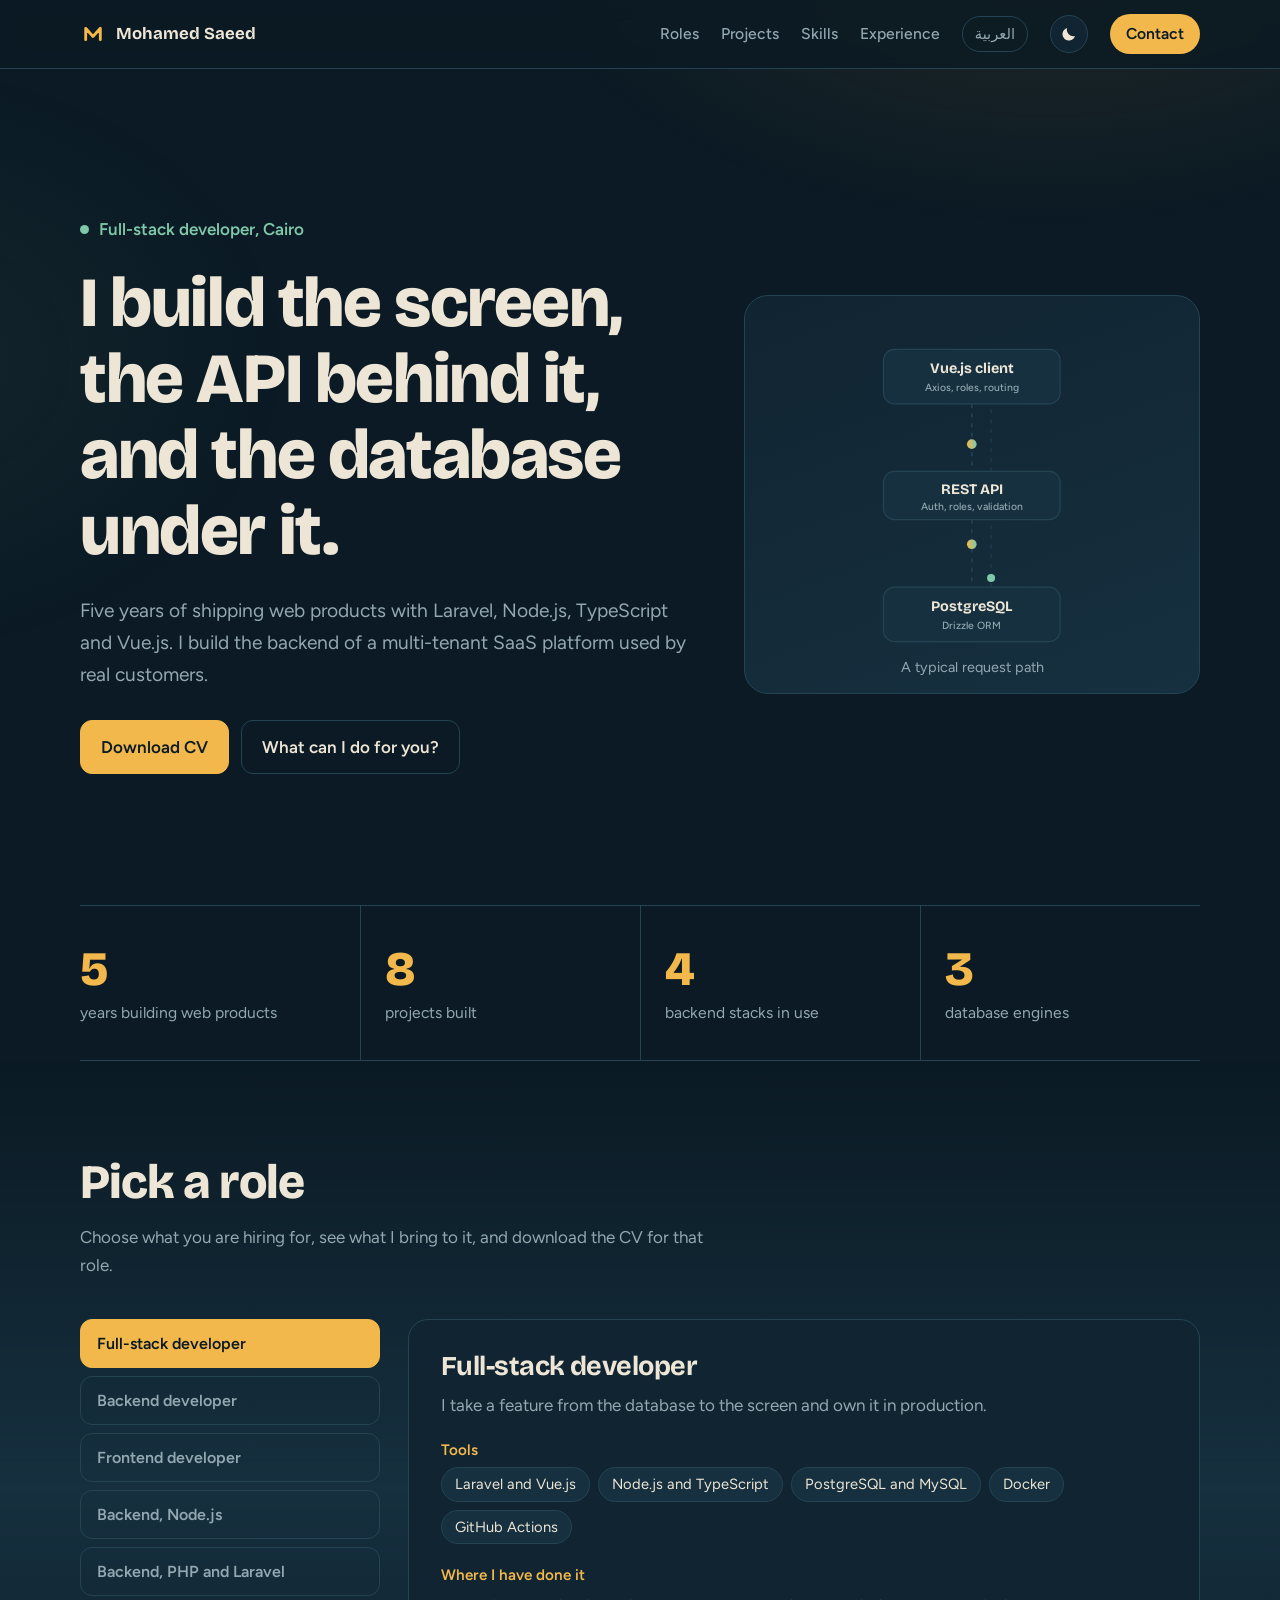
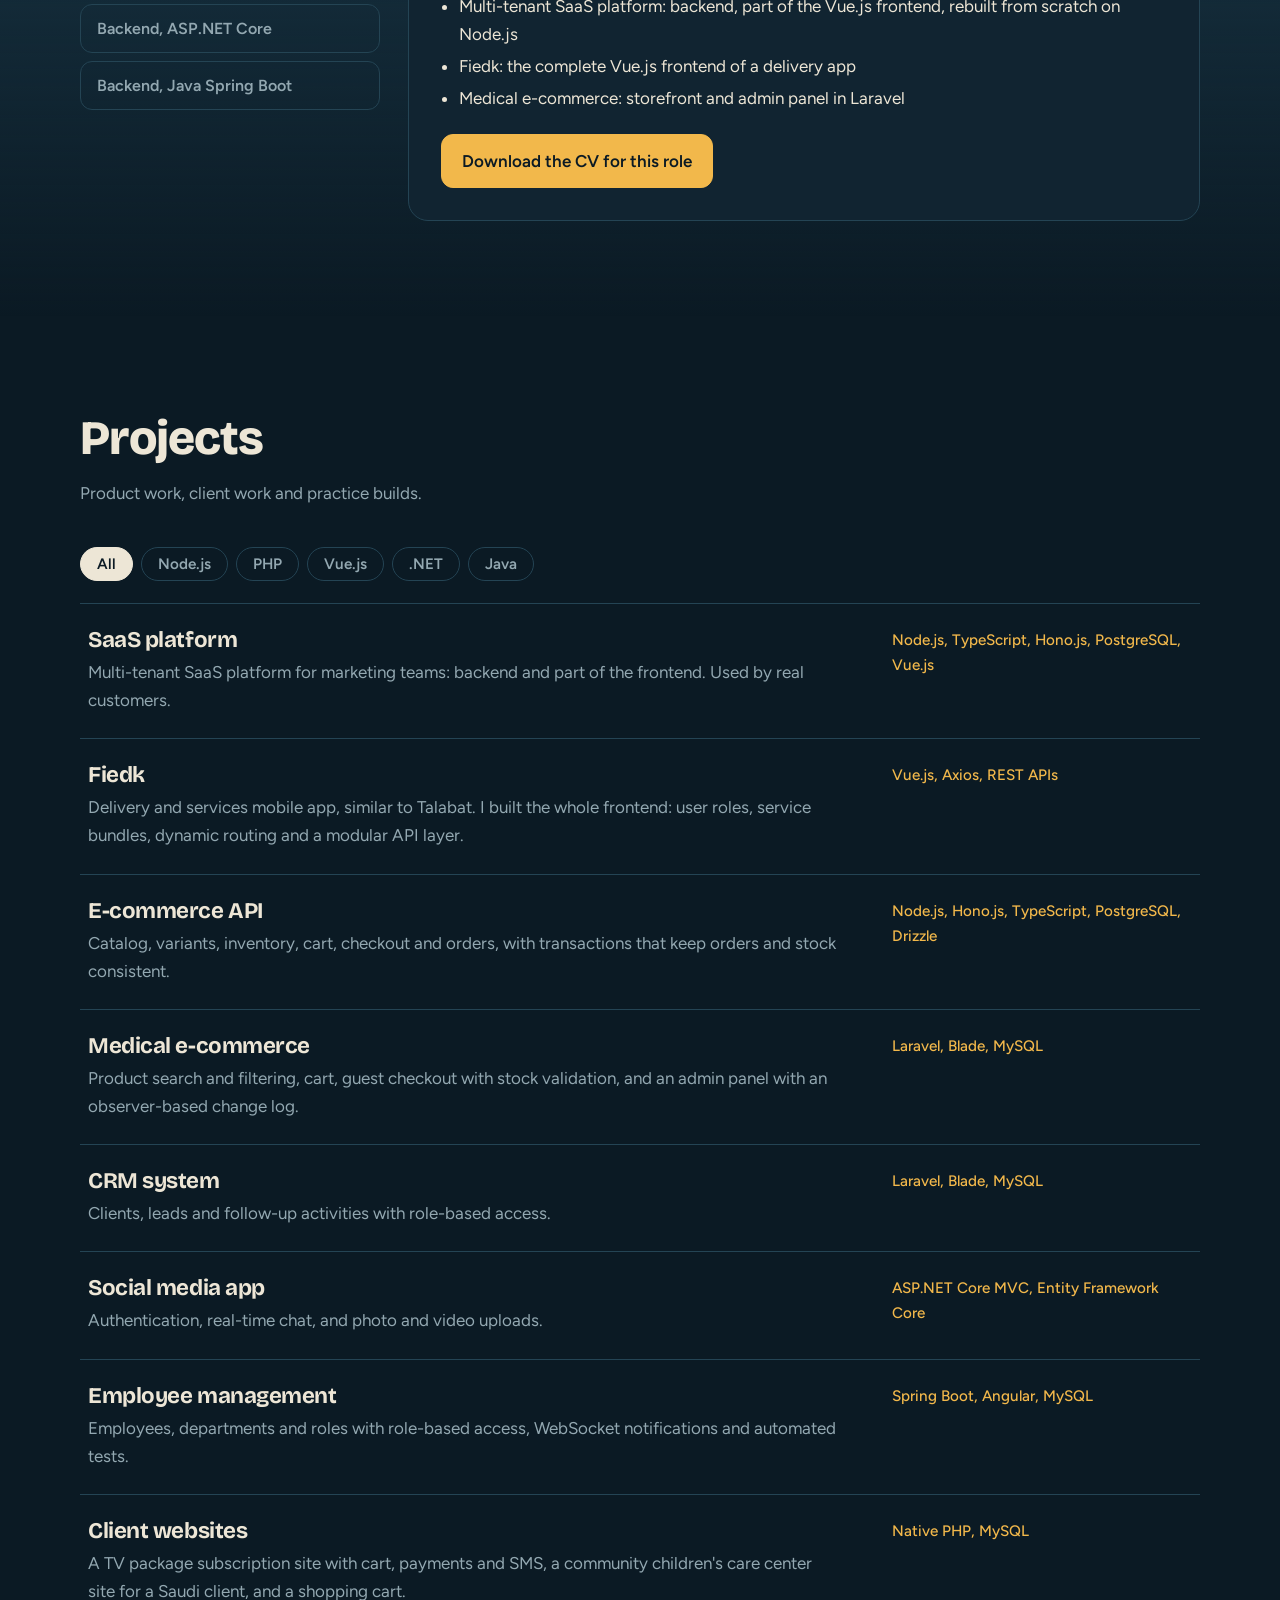
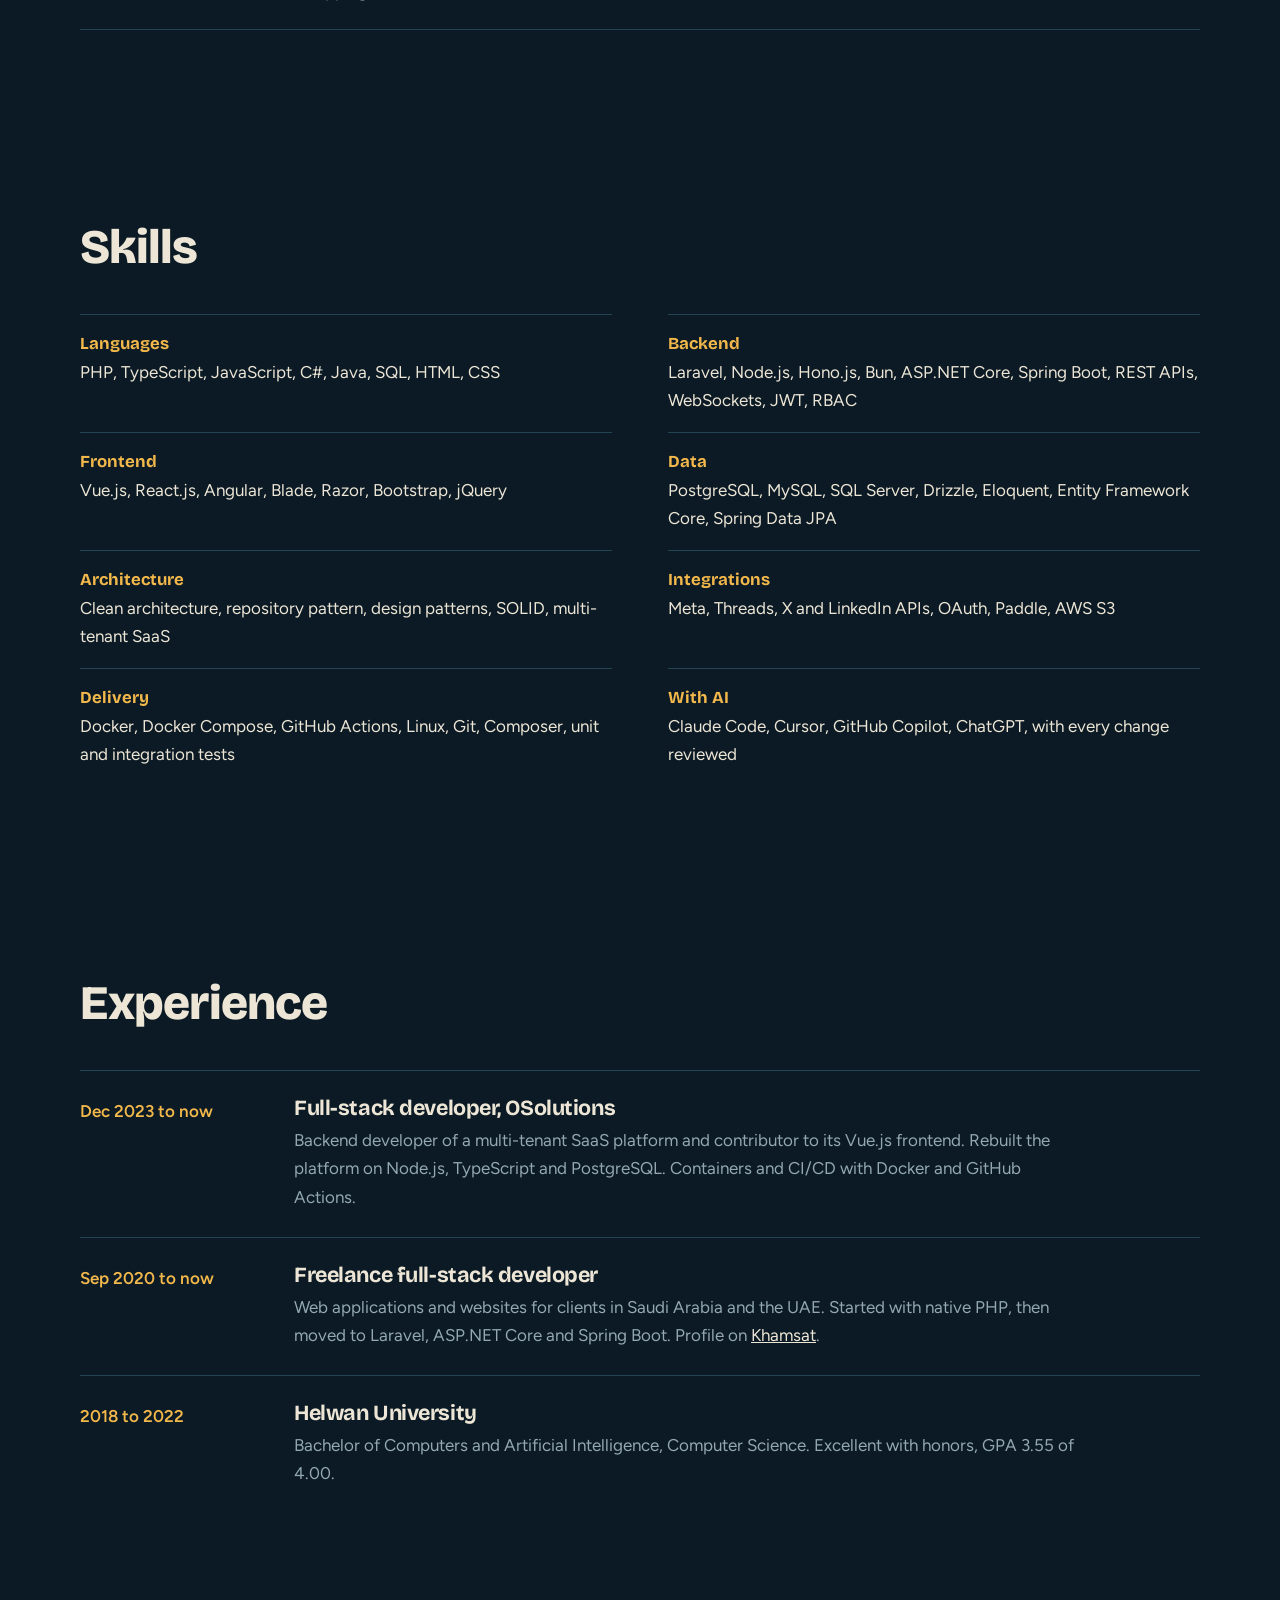
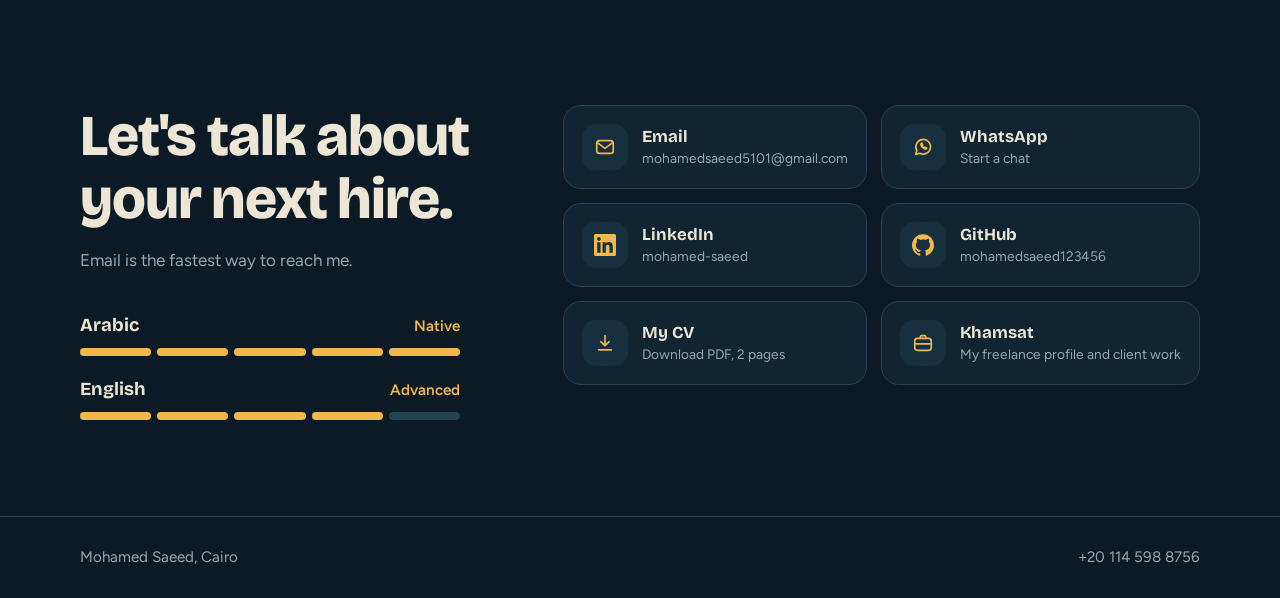
<file: index.html>
<!DOCTYPE html>
<html lang="en" dir="ltr">
<head>
  <meta charset="utf-8">
  <meta name="viewport" content="width=device-width, initial-scale=1">
  <title>Mohamed Saeed | Full-Stack Developer</title>
  <meta name="description" content="Mohamed Saeed is a full-stack developer in Cairo building SaaS platforms and APIs with Laravel, Node.js, TypeScript, Vue.js, ASP.NET Core and Spring Boot.">
  <meta name="theme-color" content="#0B1A24">
  <link rel="canonical" href="https://mohamedsaeed123456.github.io/">
  <link rel="alternate" hreflang="en" href="https://mohamedsaeed123456.github.io/">
  <link rel="alternate" hreflang="ar" href="https://mohamedsaeed123456.github.io/ar/">
  <link rel="alternate" hreflang="x-default" href="https://mohamedsaeed123456.github.io/">
  <meta property="og:title" content="Mohamed Saeed | Full-Stack Developer">
  <meta property="og:description" content="Full-stack developer building SaaS platforms and APIs.">
  <meta property="og:type" content="website">
  <meta property="og:url" content="https://mohamedsaeed123456.github.io/">
  <meta property="og:locale" content="en_US">
  <meta property="og:image" content="https://mohamedsaeed123456.github.io/assets/og-image.png">
  <meta property="og:image:width" content="1200">
  <meta property="og:image:height" content="630">
  <meta property="og:image:alt" content="Mohamed Saeed, Full-Stack Developer">
  <meta name="twitter:card" content="summary_large_image">
  <script>
    (function(){try{var t=localStorage.getItem('theme');if(t!=='light'&&t!=='dark'){t='dark'}document.documentElement.setAttribute('data-theme',t)}catch(e){document.documentElement.setAttribute('data-theme','dark')}})();
  </script>
  <link rel="icon" href="assets/favicon.svg" type="image/svg+xml">
  <link rel="preconnect" href="https://fonts.googleapis.com">
  <link rel="preconnect" href="https://fonts.gstatic.com" crossorigin>
  <link href="https://fonts.googleapis.com/css2?family=Bricolage+Grotesque:opsz,wght@12..96,500;12..96,700;12..96,800&amp;family=Figtree:wght@400;500;600&amp;display=swap" rel="stylesheet">
  <link rel="stylesheet" href="assets/site.css">
</head>
<body>
  <a class="skip" href="#main">Skip to content</a>
  <header class="bar">
    <a class="brand" href="#top" aria-label="Mohamed Saeed, home">
      <svg viewBox="0 0 64 64" width="26" height="26" aria-hidden="true"><path d="M14 46V18l18 20 18-20v28" fill="none" stroke="currentColor" stroke-width="7" stroke-linecap="round" stroke-linejoin="round"/></svg>
      <span>Mohamed Saeed</span>
    </a>
    <nav aria-label="Main">
      <a href="#roles">Roles</a>
      <a href="#projects">Projects</a>
      <a href="#skills">Skills</a>
      <a href="#experience">Experience</a>
      <a class="lang-switch" href="ar/" hreflang="ar" lang="ar" title="Read this page in Arabic">العربية</a>
      <button class="theme" id="theme" type="button" aria-label="Switch to light theme" title="Switch theme" data-label-light="Switch to light theme" data-label-dark="Switch to dark theme">
        <svg class="i-moon" viewBox="0 0 24 24" width="18" height="18" aria-hidden="true"><path d="M20 14.5A8.5 8.5 0 0 1 9.5 4 8.5 8.5 0 1 0 20 14.5z" fill="currentColor"/></svg>
        <svg class="i-sun" viewBox="0 0 24 24" width="18" height="18" aria-hidden="true"><circle cx="12" cy="12" r="4.2" fill="currentColor"/><g stroke="currentColor" stroke-width="2" stroke-linecap="round"><path d="M12 2.5v2.4M12 19.1v2.4M2.5 12h2.4M19.1 12h2.4M5.3 5.3l1.7 1.7M17 17l1.7 1.7M18.7 5.3L17 7M7 17l-1.7 1.7"/></g></svg>
      </button>
      <a class="pill" href="#contact">Contact</a>
    </nav>
  </header>
  <main id="main">
    <section class="hero" id="top">
      <div class="hero-copy">
        <p class="where">Full-stack developer, Cairo</p>
        <h1>I build the screen,<br>the API behind it,<br>and the database under it.</h1>
        <p class="lead">Five years of shipping web products with Laravel, Node.js, TypeScript and Vue.js. I build the backend of a multi-tenant SaaS platform used by real customers.</p>
        <div class="actions">
          <a class="btn primary" href="Mohamed_Saeed.pdf" download>Download CV</a>
          <a class="btn ghost" href="#roles">What can I do for you?</a>
        </div>
      </div>

      <figure class="flow" aria-label="Diagram: a Vue.js client sends a request to a REST API, which queries PostgreSQL">
        <svg viewBox="0 0 520 420" aria-hidden="true" dir="ltr">
          <defs>
            <linearGradient id="g" x1="0" x2="1"><stop offset="0" stop-color="#F2B84B"/><stop offset="1" stop-color="#7FC8A9"/></linearGradient>
          </defs>
          <path id="p1" class="wire" d="M260 112 V196"/>
          <path id="p2" class="wire" d="M260 256 V340"/>
          <path id="p1b" class="wire wire-back" d="M284 196 V112"/>
          <path id="p2b" class="wire wire-back" d="M284 340 V256"/>

          <g class="node n1"><rect x="150" y="44" width="220" height="68" rx="14"/><text x="260" y="74" text-anchor="middle" class="t1">Vue.js client</text><text x="260" y="96" text-anchor="middle" class="t2">Axios, roles, routing</text></g>
          <g class="node n2"><rect x="150" y="196" width="220" height="60" rx="14"/><text x="260" y="224" text-anchor="middle" class="t1">REST API</text><text x="260" y="244" text-anchor="middle" class="t2">Auth, roles, validation</text></g>
          <g class="node n3"><rect x="150" y="340" width="220" height="68" rx="14"/><text x="260" y="370" text-anchor="middle" class="t1">PostgreSQL</text><text x="260" y="392" text-anchor="middle" class="t2">Drizzle ORM</text></g>

          <circle r="6" fill="url(#g)" class="pkt" opacity="0"><animateMotion dur="2.6s" repeatCount="indefinite" begin="0.4s"><mpath href="#p1"/></animateMotion><animate attributeName="opacity" values="0;1;1;0" keyTimes="0;0.12;0.88;1" dur="2.6s" begin="0.4s" repeatCount="indefinite"/></circle>
          <circle r="6" fill="url(#g)" class="pkt" opacity="0"><animateMotion dur="2.6s" repeatCount="indefinite" begin="1.0s"><mpath href="#p2"/></animateMotion><animate attributeName="opacity" values="0;1;1;0" keyTimes="0;0.12;0.88;1" dur="2.6s" begin="1.0s" repeatCount="indefinite"/></circle>
          <circle r="5" fill="#7FC8A9" class="pkt" opacity="0"><animateMotion dur="2.6s" repeatCount="indefinite" begin="1.6s"><mpath href="#p2b"/></animateMotion><animate attributeName="opacity" values="0;1;1;0" keyTimes="0;0.12;0.88;1" dur="2.6s" begin="1.6s" repeatCount="indefinite"/></circle>
          <circle r="5" fill="#7FC8A9" class="pkt" opacity="0"><animateMotion dur="2.6s" repeatCount="indefinite" begin="2.2s"><mpath href="#p1b"/></animateMotion><animate attributeName="opacity" values="0;1;1;0" keyTimes="0;0.12;0.88;1" dur="2.6s" begin="2.2s" repeatCount="indefinite"/></circle>
        </svg>
        <figcaption>A typical request path</figcaption>
      </figure>
    </section>
    <section class="numbers" aria-label="Key numbers">

      <div><b dir="ltr" data-count="5" data-suffix="+">5+</b><span>years building web products</span></div>

      <div><b dir="ltr" data-count="8" data-suffix="">8</b><span>projects built</span></div>

      <div><b dir="ltr" data-count="4" data-suffix="">4</b><span>backend stacks in use</span></div>

      <div><b dir="ltr" data-count="3" data-suffix="">3</b><span>database engines</span></div>

    </section>
    <section class="roles" id="roles">
      <div class="sec-head">
        <h2>Pick a role</h2>
        <p>Choose what you are hiring for, see what I bring to it, and download the CV for that role.</p>
      </div>
      <div class="roles-ui">
        <div class="tablist" role="tablist" aria-label="Roles">

          <button role="tab" aria-selected="true" aria-controls="panel" id="t-full" data-role="full">Full-stack developer</button>

          <button role="tab" aria-selected="false" aria-controls="panel" id="t-backend" data-role="backend">Backend developer</button>

          <button role="tab" aria-selected="false" aria-controls="panel" id="t-frontend" data-role="frontend">Frontend developer</button>

          <button role="tab" aria-selected="false" aria-controls="panel" id="t-node" data-role="node">Backend, Node.js</button>

          <button role="tab" aria-selected="false" aria-controls="panel" id="t-php" data-role="php">Backend, PHP and Laravel</button>

          <button role="tab" aria-selected="false" aria-controls="panel" id="t-net" data-role="net">Backend, ASP.NET Core</button>

          <button role="tab" aria-selected="false" aria-controls="panel" id="t-java" data-role="java">Backend, Java Spring Boot</button>

        </div>
        <div class="panel" id="panel" role="tabpanel" aria-live="polite" tabindex="0"></div>
      </div>
      <script type="application/json" id="roles-data">{"labels": {"tools": "Tools", "proof_title": "Where I have done it", "download": "Download the CV for this role"}, "roles": {"full": {"title": "Full-stack developer", "sum": "I take a feature from the database to the screen and own it in production.", "tags": ["Laravel and Vue.js", "Node.js and TypeScript", "PostgreSQL and MySQL", "Docker", "GitHub Actions"], "proof": ["Multi-tenant SaaS platform: backend, part of the Vue.js frontend, rebuilt from scratch on Node.js", "Fiedk: the complete Vue.js frontend of a delivery app", "Medical e-commerce: storefront and admin panel in Laravel"], "href": "cv/Mohamed_Saeed_Full-Stack.pdf"}, "backend": {"title": "Backend developer", "sum": "APIs, databases and multi-tenant SaaS backends, with the stack chosen to fit the product.", "tags": ["Node.js and TypeScript", "Laravel", "ASP.NET Core", "Spring Boot", "PostgreSQL, MySQL, SQL Server", "JWT and RBAC", "Docker"], "proof": ["Multi-tenant SaaS platform: backend, first on Laravel and then rebuilt on Node.js and PostgreSQL", "E-commerce API: transactional checkout with consistent stock", "Integrations: Meta, Threads, X, LinkedIn and Paddle"], "note": "My production experience is in Laravel and Node.js. ASP.NET Core and Spring Boot come from freelance and personal projects.", "href": "cv/Mohamed_Saeed_Backend.pdf"}, "frontend": {"title": "Frontend developer", "sum": "Vue.js interfaces that talk to real APIs, with role-based routing and a clean API layer.", "tags": ["Vue.js", "JavaScript and TypeScript", "Axios", "React.js", "Angular", "HTML and CSS"], "proof": ["Fiedk: the entire frontend, with user roles, service bundles and dynamic routing", "SaaS platform: frontend of several modules, complete frontend of others", "Vue.js course on Udemy"], "href": "cv/Mohamed_Saeed_Frontend.pdf"}, "node": {"title": "Backend developer, Node.js", "sum": "REST APIs and real-time services on Node.js, TypeScript and PostgreSQL, with tests and clean architecture.", "tags": ["Hono.js", "TypeScript", "PostgreSQL", "Drizzle ORM", "JWT and RBAC", "WebSockets"], "proof": ["SaaS platform rebuild: auth, roles, real-time features and billing", "E-commerce API: variants, inventory, checkout and transactional orders", "Backend tested under load"], "href": "cv/Mohamed_Saeed_Backend-NodeJS.pdf"}, "php": {"title": "Backend developer, PHP and Laravel", "sum": "Laravel applications, admin systems and billing, from my first native PHP sites to a multi-tenant SaaS.", "tags": ["Laravel", "Eloquent ORM", "MySQL", "Blade", "Composer", "Unit tests"], "proof": ["SaaS platform version one: Laravel, MySQL and Vue.js", "CRM system: clients, leads and follow-ups", "Client sites for Saudi Arabia and the UAE: cart, payments and SMS"], "href": "cv/Mohamed_Saeed_Backend-PHP-Laravel.pdf"}, "net": {"title": "Backend developer, ASP.NET Core", "sum": "ASP.NET Core applications with Entity Framework Core, authentication, roles and asynchronous processing.", "tags": ["ASP.NET Core MVC and Web API", "C#", "Entity Framework Core", "SQL Server", "LINQ"], "proof": ["Social media app: authentication, real-time chat and media uploads", "Freelance ASP.NET Core applications for clients"], "note": "My .NET work comes from freelance and personal projects. My production experience is in Laravel and Node.js.", "href": "cv/Mohamed_Saeed_Backend-DotNet.pdf"}, "java": {"title": "Backend developer, Java Spring Boot", "sum": "Spring Boot REST APIs with Spring Data JPA, role-based access, WebSockets and tests.", "tags": ["Java", "Spring Boot", "Spring Data JPA", "Hibernate", "MySQL", "JUnit"], "proof": ["Employee management in Spring Boot and Angular: roles, WebSocket notifications and tests", "Freelance Spring Boot applications for clients"], "note": "My Java work comes from freelance and personal projects. My production experience is in Laravel and Node.js.", "href": "cv/Mohamed_Saeed_Backend-Java.pdf"}}}</script>
    </section>
    <section class="work" id="projects">
      <div class="sec-head">
        <h2>Projects</h2>
        <p>Product work, client work and practice builds.</p>
      </div>
      <div class="filters" role="group" aria-label="Filter projects by technology">

        <button class="chip on" data-filter="all" aria-pressed="true"><bdi>All</bdi></button>

        <button class="chip" data-filter="node" aria-pressed="false"><bdi>Node.js</bdi></button>

        <button class="chip" data-filter="php" aria-pressed="false"><bdi>PHP</bdi></button>

        <button class="chip" data-filter="vue" aria-pressed="false"><bdi>Vue.js</bdi></button>

        <button class="chip" data-filter="net" aria-pressed="false"><bdi>.NET</bdi></button>

        <button class="chip" data-filter="java" aria-pressed="false"><bdi>Java</bdi></button>

      </div>
      <ul class="rows" id="rows">

        <li data-tags="node php vue"><div><h3>SaaS platform</h3><p>Multi-tenant SaaS platform for marketing teams: backend and part of the frontend. Used by real customers.</p></div><span class="tech" dir="ltr">Node.js, TypeScript, Hono.js, PostgreSQL, Vue.js</span></li>

        <li data-tags="vue"><div><h3>Fiedk</h3><p>Delivery and services mobile app, similar to Talabat. I built the whole frontend: user roles, service bundles, dynamic routing and a modular API layer.</p></div><span class="tech" dir="ltr">Vue.js, Axios, REST APIs</span></li>

        <li data-tags="node"><div><h3>E-commerce API</h3><p>Catalog, variants, inventory, cart, checkout and orders, with transactions that keep orders and stock consistent.</p></div><span class="tech" dir="ltr">Node.js, Hono.js, TypeScript, PostgreSQL, Drizzle</span></li>

        <li data-tags="php"><div><h3>Medical e-commerce</h3><p>Product search and filtering, cart, guest checkout with stock validation, and an admin panel with an observer-based change log.</p></div><span class="tech" dir="ltr">Laravel, Blade, MySQL</span></li>

        <li data-tags="php"><div><h3>CRM system</h3><p>Clients, leads and follow-up activities with role-based access.</p></div><span class="tech" dir="ltr">Laravel, Blade, MySQL</span></li>

        <li data-tags="net"><div><h3>Social media app</h3><p>Authentication, real-time chat, and photo and video uploads.</p></div><span class="tech" dir="ltr">ASP.NET Core MVC, Entity Framework Core</span></li>

        <li data-tags="java"><div><h3>Employee management</h3><p>Employees, departments and roles with role-based access, WebSocket notifications and automated tests.</p></div><span class="tech" dir="ltr">Spring Boot, Angular, MySQL</span></li>

        <li data-tags="php"><div><h3>Client websites</h3><p>A TV package subscription site with cart, payments and SMS, a community children&#x27;s care center site for a Saudi client, and a shopping cart.</p></div><span class="tech" dir="ltr">Native PHP, MySQL</span></li>

      </ul>
    </section>
    <section class="skills" id="skills">
      <div class="sec-head"><h2>Skills</h2></div>
      <dl>

        <div><dt>Languages</dt><dd>PHP, TypeScript, JavaScript, C#, Java, SQL, HTML, CSS</dd></div>

        <div><dt>Backend</dt><dd>Laravel, Node.js, Hono.js, Bun, ASP.NET Core, Spring Boot, REST APIs, WebSockets, JWT, RBAC</dd></div>

        <div><dt>Frontend</dt><dd>Vue.js, React.js, Angular, Blade, Razor, Bootstrap, jQuery</dd></div>

        <div><dt>Data</dt><dd>PostgreSQL, MySQL, SQL Server, Drizzle, Eloquent, Entity Framework Core, Spring Data JPA</dd></div>

        <div><dt>Architecture</dt><dd>Clean architecture, repository pattern, design patterns, SOLID, multi-tenant SaaS</dd></div>

        <div><dt>Integrations</dt><dd>Meta, Threads, X and LinkedIn APIs, OAuth, Paddle, AWS S3</dd></div>

        <div><dt>Delivery</dt><dd>Docker, Docker Compose, GitHub Actions, Linux, Git, Composer, unit and integration tests</dd></div>

        <div><dt>With AI</dt><dd>Claude Code, Cursor, GitHub Copilot, ChatGPT, with every change reviewed</dd></div>

      </dl>
    </section>
    <section class="path" id="experience">
      <div class="sec-head"><h2>Experience</h2></div>
      <ol class="timeline">

        <li><time>Dec 2023 to now</time><div><h3>Full-stack developer, OSolutions</h3><p>Backend developer of a multi-tenant SaaS platform and contributor to its Vue.js frontend. Rebuilt the platform on Node.js, TypeScript and PostgreSQL. Containers and CI/CD with Docker and GitHub Actions.</p></div></li>

        <li><time>Sep 2020 to now</time><div><h3>Freelance full-stack developer</h3><p>Web applications and websites for clients in Saudi Arabia and the UAE. Started with native PHP, then moved to Laravel, ASP.NET Core and Spring Boot. Profile on <a href="https://khamsat.com/user/mohamedsaeed1111" target="_blank" rel="noopener">Khamsat</a>.</p></div></li>

        <li><time>2018 to 2022</time><div><h3>Helwan University</h3><p>Bachelor of Computers and Artificial Intelligence, Computer Science. Excellent with honors, GPA 3.55 of 4.00.</p></div></li>

      </ol>
    </section>
    <section class="contact" id="contact">
      <div class="contact-grid">
        <div class="contact-intro">
          <h2>Let&#x27;s talk about your next hire.</h2>
          <p>Email is the fastest way to reach me.</p>
          <div class="langs" role="group" aria-label="Languages">

            <div class="lang">
              <div class="lang-top"><b>Arabic</b><span>Native</span></div>
              <div class="meter" role="img" aria-label="Arabic: native, 5 of 5"><i></i><i></i><i></i><i></i><i></i></div>
            </div>

            <div class="lang">
              <div class="lang-top"><b>English</b><span>Advanced</span></div>
              <div class="meter" role="img" aria-label="English: advanced, 4 of 5"><i></i><i></i><i></i><i></i><i class="off"></i></div>
            </div>

          </div>
        </div>
        <ul class="links">

          <li><a href="mailto:mohamedsaeed5101@gmail.com">
            <span class="ico"><svg viewBox="0 0 24 24" fill="none" stroke="currentColor" stroke-width="1.8" stroke-linecap="round" stroke-linejoin="round" aria-hidden="true"><rect x="3" y="5" width="18" height="14" rx="3"/><path d="m4 7.5 8 6 8-6"/></svg></span>
            <span class="txt"><b>Email</b><small>mohamedsaeed5101@gmail.com</small></span></a></li>

          <li><a href="https://wa.me/201145988756" target="_blank" rel="noopener">
            <span class="ico"><svg viewBox="0 0 24 24" fill="none" stroke="currentColor" stroke-width="1.8" stroke-linecap="round" stroke-linejoin="round" aria-hidden="true"><path d="M4 20l1.3-4.2A8 8 0 1 1 8.4 18.8L4 20z"/><path d="M9.6 8.9c.3 2.5 2.8 5 5.4 5.4l1.1-1.2-1.9-.9-.9.7c-.9-.4-1.9-1.4-2.3-2.3l.7-.9-.9-1.9-1.2 1.1z"/></svg></span>
            <span class="txt"><b>WhatsApp</b><small>Start a chat</small></span></a></li>

          <li><a href="https://www.linkedin.com/in/mohamed-saeed-37bb151a9/" target="_blank" rel="noopener">
            <span class="ico"><svg viewBox="0 0 24 24" fill="currentColor" aria-hidden="true"><path d="M20.447 20.452h-3.554v-5.569c0-1.328-.027-3.037-1.852-3.037-1.853 0-2.136 1.445-2.136 2.939v5.667H9.351V9h3.414v1.561h.046c.477-.9 1.637-1.85 3.37-1.85 3.601 0 4.267 2.37 4.267 5.455v6.286zM5.337 7.433c-1.144 0-2.063-.926-2.063-2.065 0-1.138.92-2.063 2.063-2.063 1.14 0 2.064.925 2.064 2.063 0 1.139-.925 2.065-2.064 2.065zm1.782 13.019H3.555V9h3.564v11.452zM22.225 0H1.771C.792 0 0 .774 0 1.729v20.542C0 23.227.792 24 1.771 24h20.451C23.2 24 24 23.227 24 22.271V1.729C24 .774 23.2 0 22.222 0h.003z"/></svg></span>
            <span class="txt"><b>LinkedIn</b><small>mohamed-saeed</small></span></a></li>

          <li><a href="https://github.com/mohamedsaeed123456" target="_blank" rel="noopener">
            <span class="ico"><svg viewBox="0 0 24 24" fill="currentColor" aria-hidden="true"><path d="M12 .297c-6.63 0-12 5.373-12 12 0 5.303 3.438 9.8 8.205 11.385.6.113.82-.258.82-.577 0-.285-.01-1.04-.015-2.04-3.338.724-4.042-1.61-4.042-1.61C4.422 18.07 3.633 17.7 3.633 17.7c-1.087-.744.084-.729.084-.729 1.205.084 1.838 1.236 1.838 1.236 1.07 1.835 2.809 1.305 3.495.998.108-.776.417-1.305.76-1.605-2.665-.3-5.466-1.332-5.466-5.93 0-1.31.465-2.38 1.235-3.22-.135-.303-.54-1.523.105-3.176 0 0 1.005-.322 3.3 1.23.96-.267 1.98-.399 3-.405 1.02.006 2.04.138 3 .405 2.28-1.552 3.285-1.23 3.285-1.23.645 1.653.24 2.873.12 3.176.765.84 1.23 1.91 1.23 3.22 0 4.61-2.805 5.625-5.475 5.92.42.36.81 1.096.81 2.22 0 1.606-.015 2.896-.015 3.286 0 .315.21.69.825.57C20.565 22.092 24 17.592 24 12.297c0-6.627-5.373-12-12-12"/></svg></span>
            <span class="txt"><b>GitHub</b><small>mohamedsaeed123456</small></span></a></li>

          <li><a href="Mohamed_Saeed.pdf" download>
            <span class="ico"><svg viewBox="0 0 24 24" fill="none" stroke="currentColor" stroke-width="1.8" stroke-linecap="round" stroke-linejoin="round" aria-hidden="true"><path d="M12 4v11m0 0 4.5-4.5M12 15l-4.5-4.5M5 19.5h14"/></svg></span>
            <span class="txt"><b>My CV</b><small>Download PDF, 2 pages</small></span></a></li>

          <li><a href="https://khamsat.com/user/mohamedsaeed1111" target="_blank" rel="noopener">
            <span class="ico"><svg viewBox="0 0 24 24" fill="none" stroke="currentColor" stroke-width="1.8" stroke-linecap="round" stroke-linejoin="round" aria-hidden="true"><rect x="3" y="7" width="18" height="13" rx="3"/><path d="M9 7V5.5A1.5 1.5 0 0 1 10.5 4h3A1.5 1.5 0 0 1 15 5.5V7M3 13h18"/></svg></span>
            <span class="txt"><b>Khamsat</b><small>My freelance profile and client work</small></span></a></li>

        </ul>
      </div>
    </section>
  </main>
  <footer class="foot">
    <span>Mohamed Saeed, Cairo</span>
    <span dir="ltr">+20 114 598 8756</span>
  </footer>
  <script src="assets/config.js"></script>
  <script src="assets/site.js"></script>
</body>
</html>
</file>
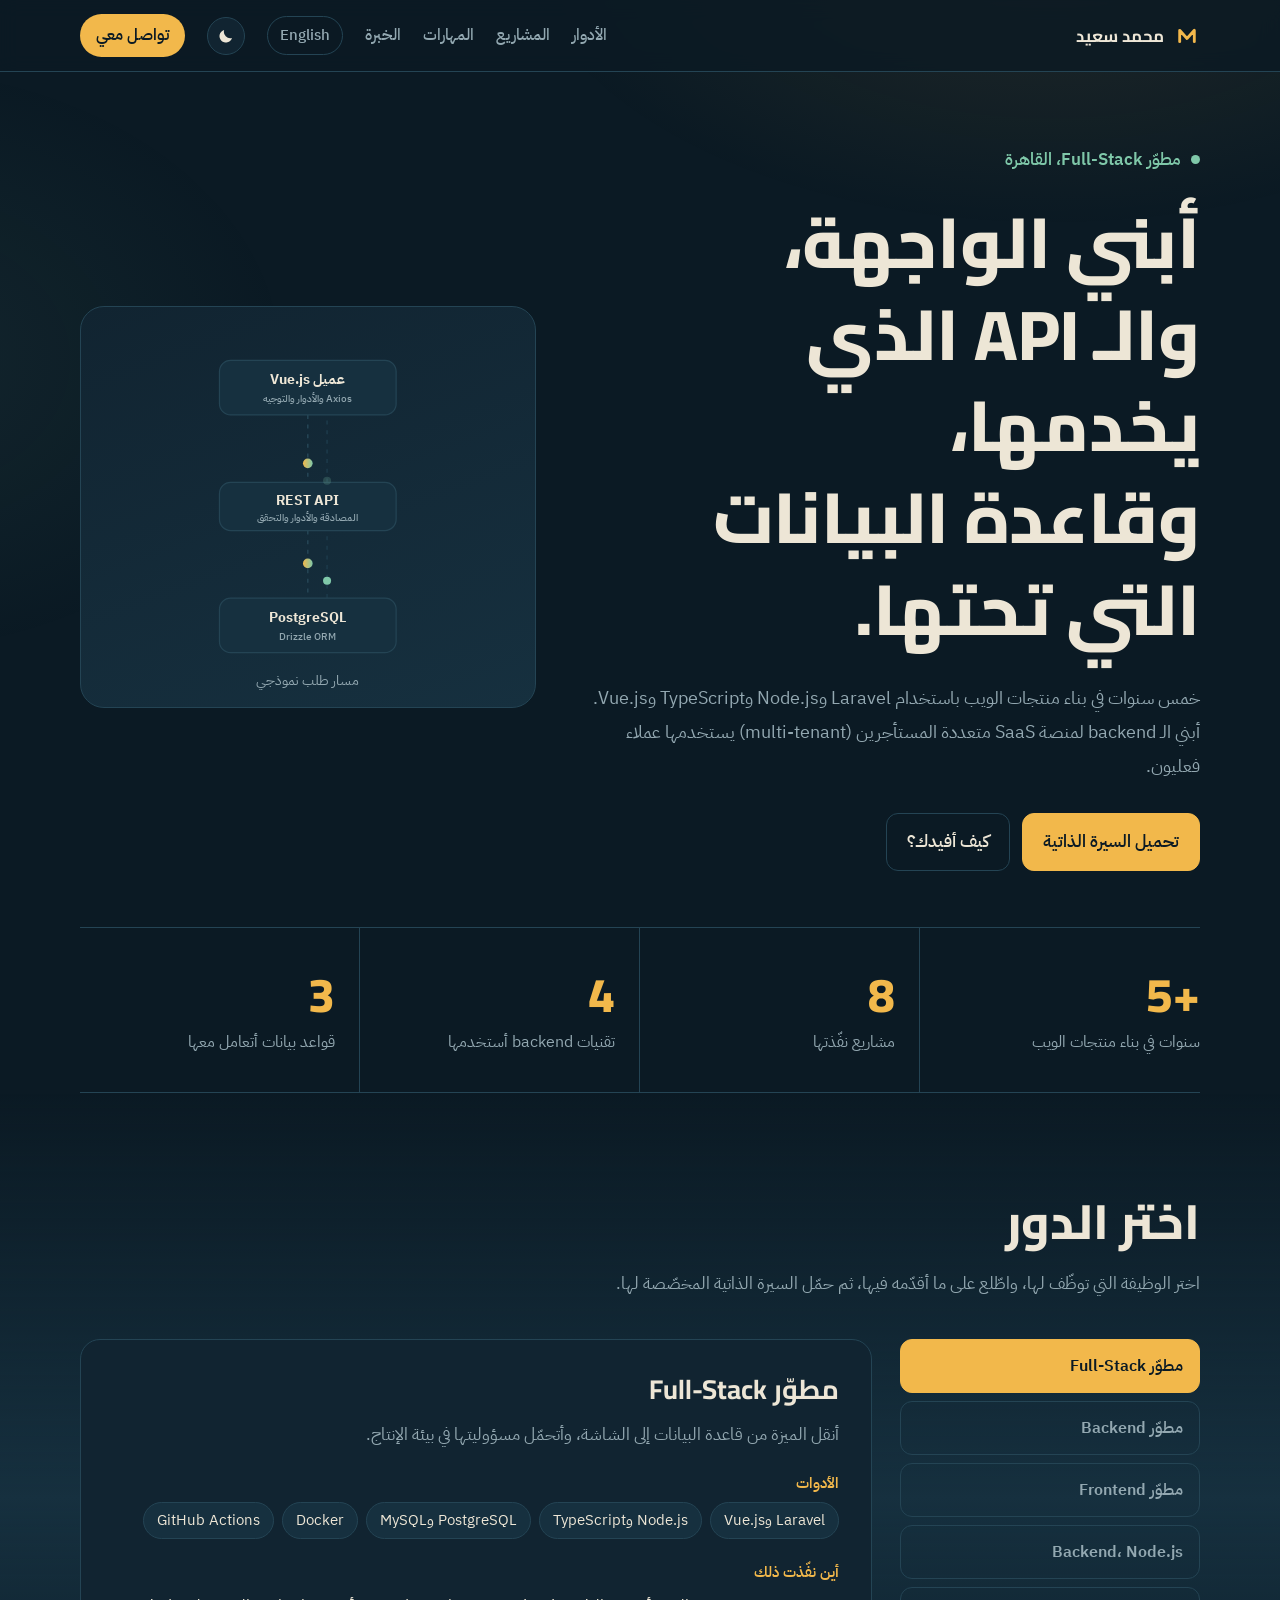
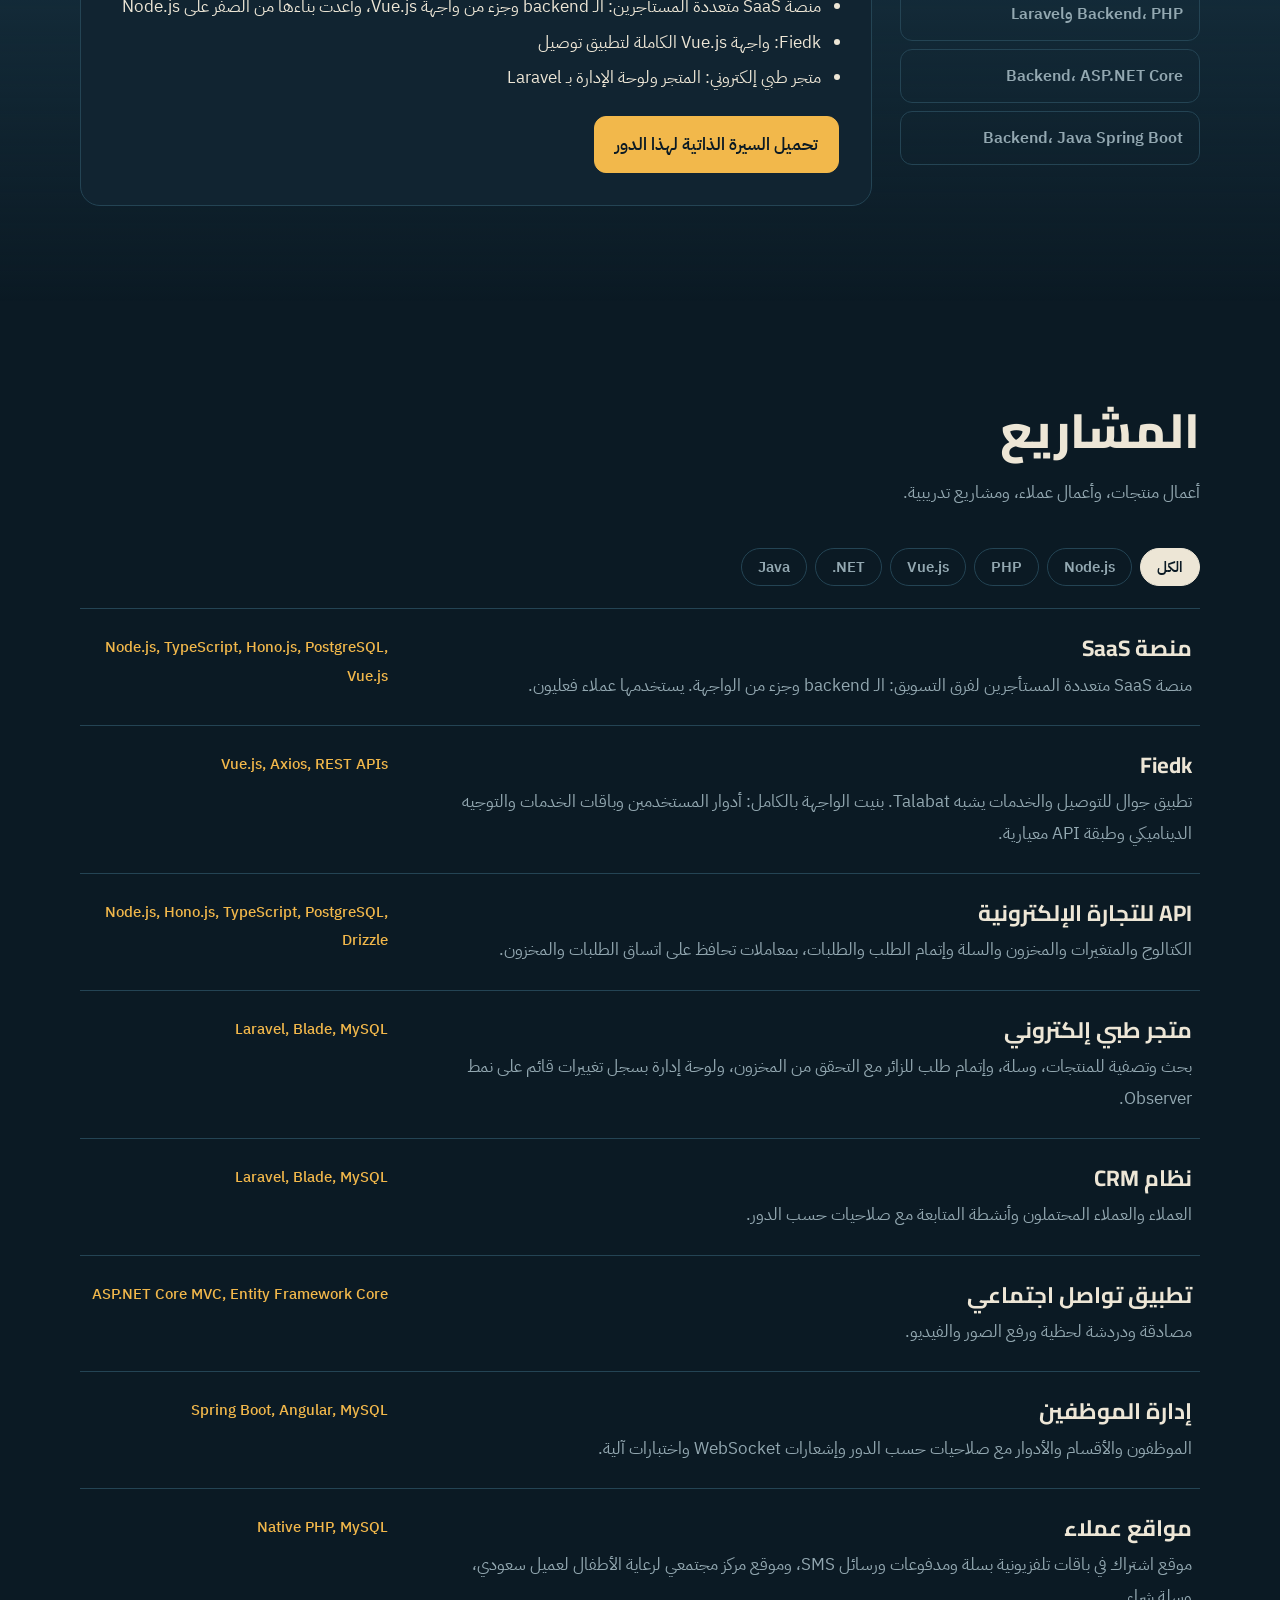
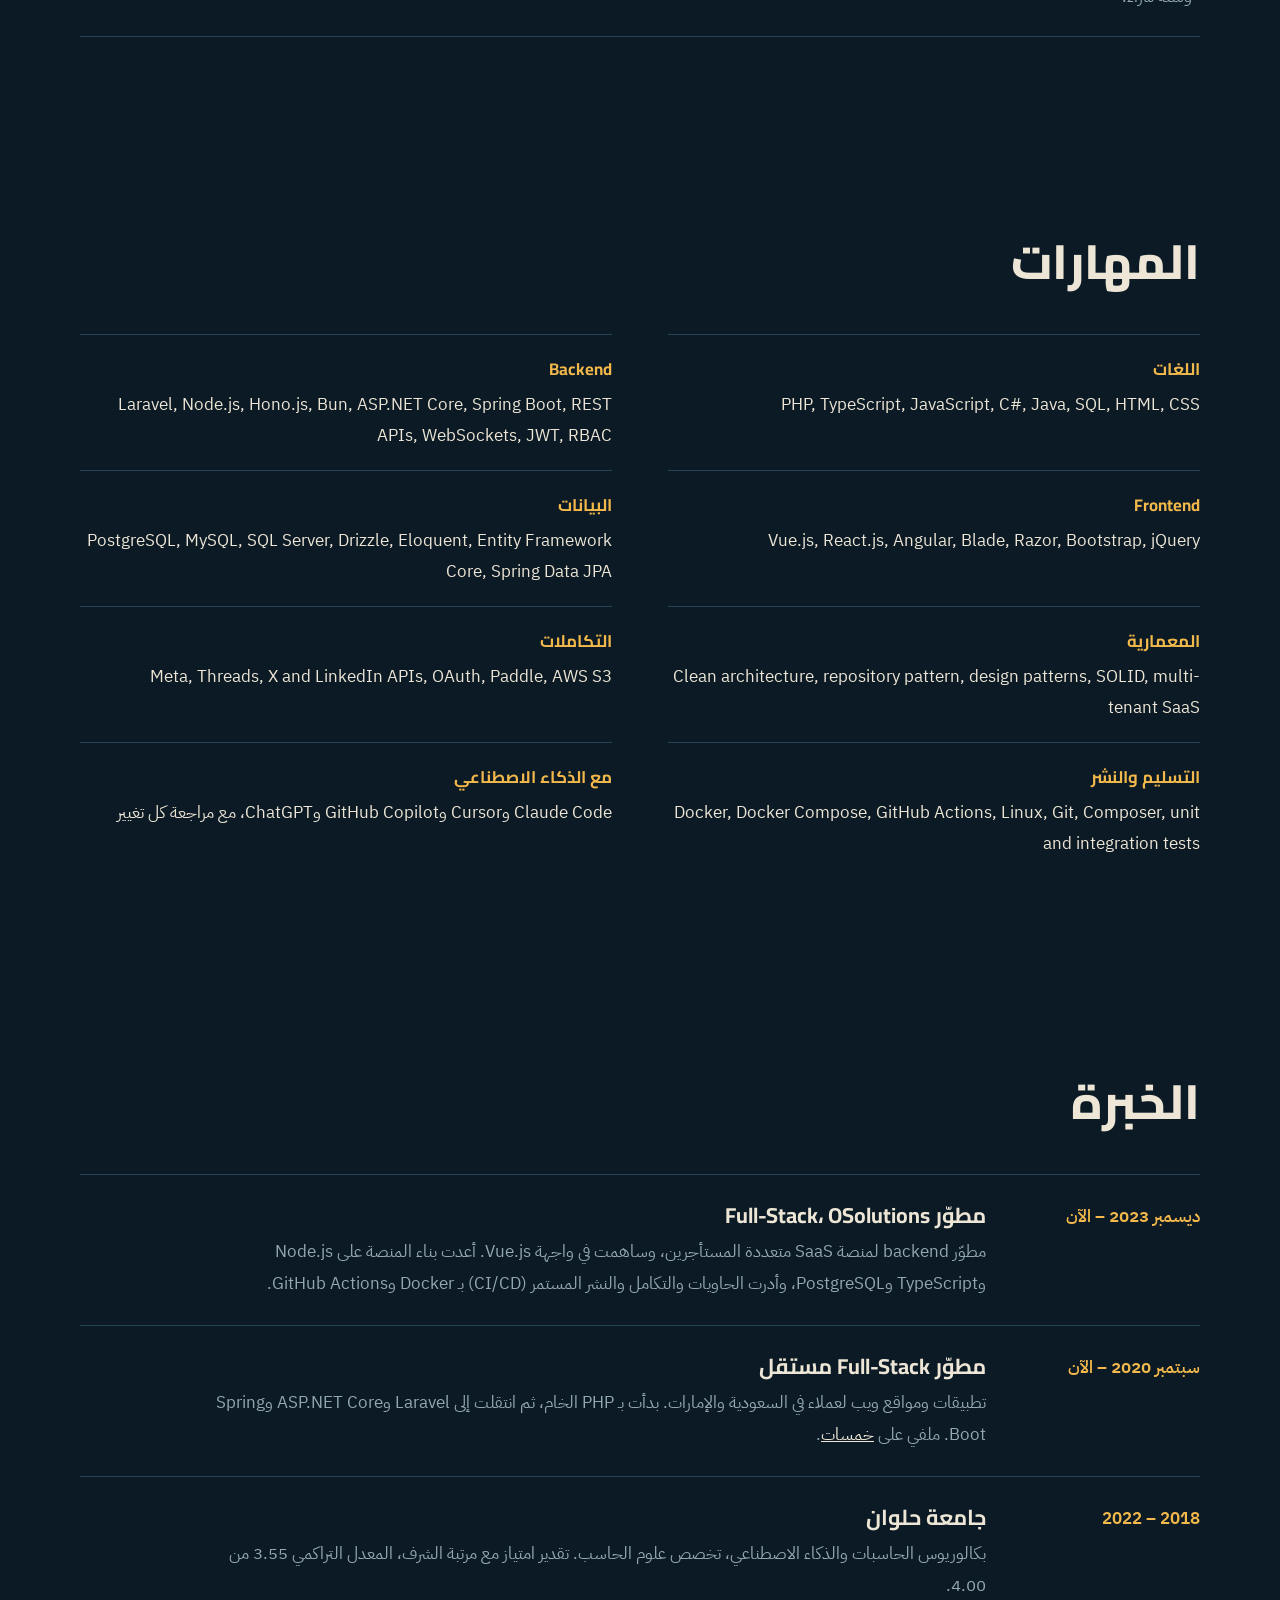
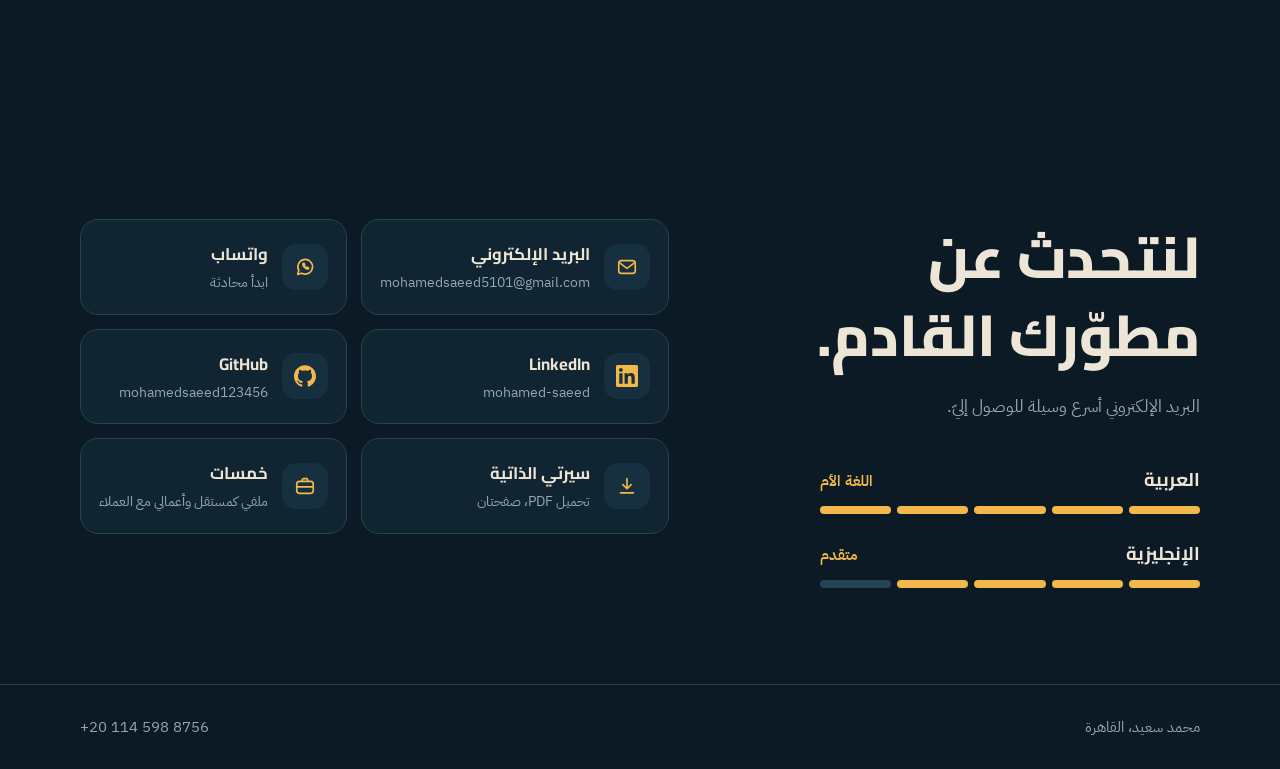
<file: ar/index.html>
<!DOCTYPE html>
<html lang="ar" dir="rtl">
<head>
  <meta charset="utf-8">
  <meta name="viewport" content="width=device-width, initial-scale=1">
  <title>محمد سعيد | مطوّر Full-Stack</title>
  <meta name="description" content="محمد سعيد مطوّر Full-Stack من القاهرة، يبني منصات SaaS وواجهات API باستخدام Laravel وNode.js وTypeScript وVue.js وASP.NET Core وSpring Boot.">
  <meta name="theme-color" content="#0B1A24">
  <link rel="canonical" href="https://mohamedsaeed123456.github.io/ar/">
  <link rel="alternate" hreflang="en" href="https://mohamedsaeed123456.github.io/">
  <link rel="alternate" hreflang="ar" href="https://mohamedsaeed123456.github.io/ar/">
  <link rel="alternate" hreflang="x-default" href="https://mohamedsaeed123456.github.io/">
  <meta property="og:title" content="محمد سعيد | مطوّر Full-Stack">
  <meta property="og:description" content="مطوّر Full-Stack يبني منصات SaaS وواجهات API.">
  <meta property="og:type" content="website">
  <meta property="og:url" content="https://mohamedsaeed123456.github.io/ar/">
  <meta property="og:locale" content="ar_EG">
  <meta property="og:image" content="https://mohamedsaeed123456.github.io/assets/og-image.png">
  <meta property="og:image:width" content="1200">
  <meta property="og:image:height" content="630">
  <meta property="og:image:alt" content="Mohamed Saeed, Full-Stack Developer">
  <meta name="twitter:card" content="summary_large_image">
  <script>
    (function(){try{var t=localStorage.getItem('theme');if(t!=='light'&&t!=='dark'){t='dark'}document.documentElement.setAttribute('data-theme',t)}catch(e){document.documentElement.setAttribute('data-theme','dark')}})();
  </script>
  <link rel="icon" href="../assets/favicon.svg" type="image/svg+xml">
  <link rel="preconnect" href="https://fonts.googleapis.com">
  <link rel="preconnect" href="https://fonts.gstatic.com" crossorigin>
  <link href="https://fonts.googleapis.com/css2?family=Cairo:wght@600;700;800&amp;family=IBM+Plex+Sans+Arabic:wght@400;500;600&amp;display=swap" rel="stylesheet">
  <link rel="stylesheet" href="../assets/site.css">
</head>
<body>
  <a class="skip" href="#main">انتقل إلى المحتوى</a>
  <header class="bar">
    <a class="brand" href="#top" aria-label="محمد سعيد، الصفحة الرئيسية">
      <svg viewBox="0 0 64 64" width="26" height="26" aria-hidden="true"><path d="M14 46V18l18 20 18-20v28" fill="none" stroke="currentColor" stroke-width="7" stroke-linecap="round" stroke-linejoin="round"/></svg>
      <span>محمد سعيد</span>
    </a>
    <nav aria-label="التنقل الرئيسي">
      <a href="#roles">الأدوار</a>
      <a href="#projects">المشاريع</a>
      <a href="#skills">المهارات</a>
      <a href="#experience">الخبرة</a>
      <a class="lang-switch" href="../" hreflang="en" lang="en" title="عرض الصفحة بالإنجليزية">English</a>
      <button class="theme" id="theme" type="button" aria-label="التبديل إلى المظهر الفاتح" title="تبديل المظهر" data-label-light="التبديل إلى المظهر الفاتح" data-label-dark="التبديل إلى المظهر الداكن">
        <svg class="i-moon" viewBox="0 0 24 24" width="18" height="18" aria-hidden="true"><path d="M20 14.5A8.5 8.5 0 0 1 9.5 4 8.5 8.5 0 1 0 20 14.5z" fill="currentColor"/></svg>
        <svg class="i-sun" viewBox="0 0 24 24" width="18" height="18" aria-hidden="true"><circle cx="12" cy="12" r="4.2" fill="currentColor"/><g stroke="currentColor" stroke-width="2" stroke-linecap="round"><path d="M12 2.5v2.4M12 19.1v2.4M2.5 12h2.4M19.1 12h2.4M5.3 5.3l1.7 1.7M17 17l1.7 1.7M18.7 5.3L17 7M7 17l-1.7 1.7"/></g></svg>
      </button>
      <a class="pill" href="#contact">تواصل معي</a>
    </nav>
  </header>
  <main id="main">
    <section class="hero" id="top">
      <div class="hero-copy">
        <p class="where">مطوّر Full-Stack، القاهرة</p>
        <h1>أبني الواجهة،<br>والـ API الذي يخدمها،<br>وقاعدة البيانات التي تحتها.</h1>
        <p class="lead">خمس سنوات في بناء منتجات الويب باستخدام Laravel وNode.js وTypeScript وVue.js. أبني الـ backend لمنصة SaaS متعددة المستأجرين (multi-tenant) يستخدمها عملاء فعليون.</p>
        <div class="actions">
          <a class="btn primary" href="../Mohamed_Saeed.pdf" download>تحميل السيرة الذاتية</a>
          <a class="btn ghost" href="#roles">كيف أفيدك؟</a>
        </div>
      </div>

      <figure class="flow" aria-label="رسم توضيحي: عميل Vue.js يرسل طلبًا إلى REST API، والـ API يستعلم من PostgreSQL">
        <svg viewBox="0 0 520 420" aria-hidden="true" dir="ltr">
          <defs>
            <linearGradient id="g" x1="0" x2="1"><stop offset="0" stop-color="#F2B84B"/><stop offset="1" stop-color="#7FC8A9"/></linearGradient>
          </defs>
          <path id="p1" class="wire" d="M260 112 V196"/>
          <path id="p2" class="wire" d="M260 256 V340"/>
          <path id="p1b" class="wire wire-back" d="M284 196 V112"/>
          <path id="p2b" class="wire wire-back" d="M284 340 V256"/>

          <g class="node n1"><rect x="150" y="44" width="220" height="68" rx="14"/><text x="260" y="74" text-anchor="middle" class="t1">عميل Vue.js</text><text x="260" y="96" text-anchor="middle" class="t2">Axios والأدوار والتوجيه</text></g>
          <g class="node n2"><rect x="150" y="196" width="220" height="60" rx="14"/><text x="260" y="224" text-anchor="middle" class="t1">REST API</text><text x="260" y="244" text-anchor="middle" class="t2">المصادقة والأدوار والتحقق</text></g>
          <g class="node n3"><rect x="150" y="340" width="220" height="68" rx="14"/><text x="260" y="370" text-anchor="middle" class="t1">PostgreSQL</text><text x="260" y="392" text-anchor="middle" class="t2">Drizzle ORM</text></g>

          <circle r="6" fill="url(#g)" class="pkt" opacity="0"><animateMotion dur="2.6s" repeatCount="indefinite" begin="0.4s"><mpath href="#p1"/></animateMotion><animate attributeName="opacity" values="0;1;1;0" keyTimes="0;0.12;0.88;1" dur="2.6s" begin="0.4s" repeatCount="indefinite"/></circle>
          <circle r="6" fill="url(#g)" class="pkt" opacity="0"><animateMotion dur="2.6s" repeatCount="indefinite" begin="1.0s"><mpath href="#p2"/></animateMotion><animate attributeName="opacity" values="0;1;1;0" keyTimes="0;0.12;0.88;1" dur="2.6s" begin="1.0s" repeatCount="indefinite"/></circle>
          <circle r="5" fill="#7FC8A9" class="pkt" opacity="0"><animateMotion dur="2.6s" repeatCount="indefinite" begin="1.6s"><mpath href="#p2b"/></animateMotion><animate attributeName="opacity" values="0;1;1;0" keyTimes="0;0.12;0.88;1" dur="2.6s" begin="1.6s" repeatCount="indefinite"/></circle>
          <circle r="5" fill="#7FC8A9" class="pkt" opacity="0"><animateMotion dur="2.6s" repeatCount="indefinite" begin="2.2s"><mpath href="#p1b"/></animateMotion><animate attributeName="opacity" values="0;1;1;0" keyTimes="0;0.12;0.88;1" dur="2.6s" begin="2.2s" repeatCount="indefinite"/></circle>
        </svg>
        <figcaption>مسار طلب نموذجي</figcaption>
      </figure>
    </section>
    <section class="numbers" aria-label="أرقام رئيسية">

      <div><b dir="ltr" data-count="5" data-suffix="+">5+</b><span>سنوات في بناء منتجات الويب</span></div>

      <div><b dir="ltr" data-count="8" data-suffix="">8</b><span>مشاريع نفّذتها</span></div>

      <div><b dir="ltr" data-count="4" data-suffix="">4</b><span>تقنيات backend أستخدمها</span></div>

      <div><b dir="ltr" data-count="3" data-suffix="">3</b><span>قواعد بيانات أتعامل معها</span></div>

    </section>
    <section class="roles" id="roles">
      <div class="sec-head">
        <h2>اختر الدور</h2>
        <p>اختر الوظيفة التي توظّف لها، واطّلع على ما أقدّمه فيها، ثم حمّل السيرة الذاتية المخصّصة لها.</p>
      </div>
      <div class="roles-ui">
        <div class="tablist" role="tablist" aria-label="الأدوار">

          <button role="tab" aria-selected="true" aria-controls="panel" id="t-full" data-role="full">مطوّر Full-Stack</button>

          <button role="tab" aria-selected="false" aria-controls="panel" id="t-backend" data-role="backend">مطوّر Backend</button>

          <button role="tab" aria-selected="false" aria-controls="panel" id="t-frontend" data-role="frontend">مطوّر Frontend</button>

          <button role="tab" aria-selected="false" aria-controls="panel" id="t-node" data-role="node">Backend، Node.js</button>

          <button role="tab" aria-selected="false" aria-controls="panel" id="t-php" data-role="php">Backend، PHP وLaravel</button>

          <button role="tab" aria-selected="false" aria-controls="panel" id="t-net" data-role="net">Backend، ASP.NET Core</button>

          <button role="tab" aria-selected="false" aria-controls="panel" id="t-java" data-role="java">Backend، Java Spring Boot</button>

        </div>
        <div class="panel" id="panel" role="tabpanel" aria-live="polite" tabindex="0"></div>
      </div>
      <script type="application/json" id="roles-data">{"labels": {"tools": "الأدوات", "proof_title": "أين نفّذت ذلك", "download": "تحميل السيرة الذاتية لهذا الدور"}, "roles": {"full": {"title": "مطوّر Full-Stack", "sum": "أنقل الميزة من قاعدة البيانات إلى الشاشة، وأتحمّل مسؤوليتها في بيئة الإنتاج.", "tags": ["Laravel وVue.js", "Node.js وTypeScript", "PostgreSQL وMySQL", "Docker", "GitHub Actions"], "proof": ["منصة SaaS متعددة المستأجرين: الـ backend وجزء من واجهة Vue.js، وأعدت بناءها من الصفر على Node.js", "Fiedk: واجهة Vue.js الكاملة لتطبيق توصيل", "متجر طبي إلكتروني: المتجر ولوحة الإدارة بـ Laravel"], "href": "../cv/Mohamed_Saeed_Full-Stack.pdf"}, "backend": {"title": "مطوّر Backend", "sum": "واجهات API وقواعد بيانات وأنظمة SaaS متعددة المستأجرين، مع اختيار التقنية المناسبة لكل منتج.", "tags": ["Node.js وTypeScript", "Laravel", "ASP.NET Core", "Spring Boot", "PostgreSQL وMySQL وSQL Server", "JWT وRBAC", "Docker"], "proof": ["منصة SaaS متعددة المستأجرين: الـ backend، بدأ بـ Laravel ثم أعدت بناءه على Node.js وPostgreSQL", "API للتجارة الإلكترونية: إتمام طلب بمعاملات (transactions) تحافظ على اتساق المخزون", "التكاملات: Meta وThreads وX وLinkedIn وPaddle"], "note": "خبرتي الإنتاجية في Laravel وNode.js. أما ASP.NET Core وSpring Boot فمن العمل الحر والمشاريع الشخصية.", "href": "../cv/Mohamed_Saeed_Backend.pdf"}, "frontend": {"title": "مطوّر Frontend", "sum": "واجهات Vue.js تتعامل مع واجهات API حقيقية، مع توجيه حسب الأدوار وطبقة API منظّمة.", "tags": ["Vue.js", "JavaScript وTypeScript", "Axios", "React.js", "Angular", "HTML وCSS"], "proof": ["Fiedk: الواجهة الكاملة، بأدوار المستخدمين وباقات الخدمات والتوجيه الديناميكي", "منصة SaaS: واجهة عدة وحدات، وواجهة وحدات أخرى كاملة", "دورة Vue.js على Udemy"], "href": "../cv/Mohamed_Saeed_Frontend.pdf"}, "node": {"title": "مطوّر Backend، Node.js", "sum": "واجهات REST وخدمات لحظية على Node.js وTypeScript وPostgreSQL، مع اختبارات وهندسة نظيفة.", "tags": ["Hono.js", "TypeScript", "PostgreSQL", "Drizzle ORM", "JWT وRBAC", "WebSockets"], "proof": ["إعادة بناء منصة SaaS: المصادقة والأدوار والميزات اللحظية والفوترة", "API للتجارة الإلكترونية: المتغيرات والمخزون وإتمام الطلب والطلبات بمعاملات", "اختبار الـ backend تحت الحمل"], "href": "../cv/Mohamed_Saeed_Backend-NodeJS.pdf"}, "php": {"title": "مطوّر Backend، PHP وLaravel", "sum": "تطبيقات Laravel وأنظمة إدارة وفوترة، من أول مواقعي بـ PHP الخام إلى منصة SaaS متعددة المستأجرين.", "tags": ["Laravel", "Eloquent ORM", "MySQL", "Blade", "Composer", "اختبارات الوحدة"], "proof": ["الإصدار الأول من منصة SaaS: Laravel وMySQL وVue.js", "نظام CRM: العملاء والعملاء المحتملون والمتابعات", "مواقع لعملاء في السعودية والإمارات: سلة شراء ومدفوعات ورسائل SMS"], "href": "../cv/Mohamed_Saeed_Backend-PHP-Laravel.pdf"}, "net": {"title": "مطوّر Backend، ASP.NET Core", "sum": "تطبيقات ASP.NET Core مع Entity Framework Core والمصادقة والأدوار والمعالجة غير المتزامنة.", "tags": ["ASP.NET Core MVC وWeb API", "C#", "Entity Framework Core", "SQL Server", "LINQ"], "proof": ["تطبيق تواصل اجتماعي: مصادقة ودردشة لحظية ورفع وسائط", "تطبيقات ASP.NET Core لعملاء في العمل الحر"], "note": "عملي مع .NET من العمل الحر والمشاريع الشخصية. خبرتي الإنتاجية في Laravel وNode.js.", "href": "../cv/Mohamed_Saeed_Backend-DotNet.pdf"}, "java": {"title": "مطوّر Backend، Java Spring Boot", "sum": "واجهات REST بـ Spring Boot مع Spring Data JPA وصلاحيات حسب الدور وWebSockets واختبارات.", "tags": ["Java", "Spring Boot", "Spring Data JPA", "Hibernate", "MySQL", "JUnit"], "proof": ["إدارة الموظفين بـ Spring Boot وAngular: أدوار وإشعارات WebSocket واختبارات", "تطبيقات Spring Boot لعملاء في العمل الحر"], "note": "عملي مع Java من العمل الحر والمشاريع الشخصية. خبرتي الإنتاجية في Laravel وNode.js.", "href": "../cv/Mohamed_Saeed_Backend-Java.pdf"}}}</script>
    </section>
    <section class="work" id="projects">
      <div class="sec-head">
        <h2>المشاريع</h2>
        <p>أعمال منتجات، وأعمال عملاء، ومشاريع تدريبية.</p>
      </div>
      <div class="filters" role="group" aria-label="تصفية المشاريع حسب التقنية">

        <button class="chip on" data-filter="all" aria-pressed="true"><bdi>الكل</bdi></button>

        <button class="chip" data-filter="node" aria-pressed="false"><bdi>Node.js</bdi></button>

        <button class="chip" data-filter="php" aria-pressed="false"><bdi>PHP</bdi></button>

        <button class="chip" data-filter="vue" aria-pressed="false"><bdi>Vue.js</bdi></button>

        <button class="chip" data-filter="net" aria-pressed="false"><bdi>.NET</bdi></button>

        <button class="chip" data-filter="java" aria-pressed="false"><bdi>Java</bdi></button>

      </div>
      <ul class="rows" id="rows">

        <li data-tags="node php vue"><div><h3>منصة SaaS</h3><p>منصة SaaS متعددة المستأجرين لفرق التسويق: الـ backend وجزء من الواجهة. يستخدمها عملاء فعليون.</p></div><span class="tech" dir="ltr">Node.js, TypeScript, Hono.js, PostgreSQL, Vue.js</span></li>

        <li data-tags="vue"><div><h3>Fiedk</h3><p>تطبيق جوال للتوصيل والخدمات يشبه Talabat. بنيت الواجهة بالكامل: أدوار المستخدمين وباقات الخدمات والتوجيه الديناميكي وطبقة API معيارية.</p></div><span class="tech" dir="ltr">Vue.js, Axios, REST APIs</span></li>

        <li data-tags="node"><div><h3>API للتجارة الإلكترونية</h3><p>الكتالوج والمتغيرات والمخزون والسلة وإتمام الطلب والطلبات، بمعاملات تحافظ على اتساق الطلبات والمخزون.</p></div><span class="tech" dir="ltr">Node.js, Hono.js, TypeScript, PostgreSQL, Drizzle</span></li>

        <li data-tags="php"><div><h3>متجر طبي إلكتروني</h3><p>بحث وتصفية للمنتجات، وسلة، وإتمام طلب للزائر مع التحقق من المخزون، ولوحة إدارة بسجل تغييرات قائم على نمط Observer.</p></div><span class="tech" dir="ltr">Laravel, Blade, MySQL</span></li>

        <li data-tags="php"><div><h3>نظام CRM</h3><p>العملاء والعملاء المحتملون وأنشطة المتابعة مع صلاحيات حسب الدور.</p></div><span class="tech" dir="ltr">Laravel, Blade, MySQL</span></li>

        <li data-tags="net"><div><h3>تطبيق تواصل اجتماعي</h3><p>مصادقة ودردشة لحظية ورفع الصور والفيديو.</p></div><span class="tech" dir="ltr">ASP.NET Core MVC, Entity Framework Core</span></li>

        <li data-tags="java"><div><h3>إدارة الموظفين</h3><p>الموظفون والأقسام والأدوار مع صلاحيات حسب الدور وإشعارات WebSocket واختبارات آلية.</p></div><span class="tech" dir="ltr">Spring Boot, Angular, MySQL</span></li>

        <li data-tags="php"><div><h3>مواقع عملاء</h3><p>موقع اشتراك في باقات تلفزيونية بسلة ومدفوعات ورسائل SMS، وموقع مركز مجتمعي لرعاية الأطفال لعميل سعودي، وسلة شراء.</p></div><span class="tech" dir="ltr">Native PHP, MySQL</span></li>

      </ul>
    </section>
    <section class="skills" id="skills">
      <div class="sec-head"><h2>المهارات</h2></div>
      <dl>

        <div><dt>اللغات</dt><dd>PHP, TypeScript, JavaScript, C#, Java, SQL, HTML, CSS</dd></div>

        <div><dt>Backend</dt><dd>Laravel, Node.js, Hono.js, Bun, ASP.NET Core, Spring Boot, REST APIs, WebSockets, JWT, RBAC</dd></div>

        <div><dt>Frontend</dt><dd>Vue.js, React.js, Angular, Blade, Razor, Bootstrap, jQuery</dd></div>

        <div><dt>البيانات</dt><dd>PostgreSQL, MySQL, SQL Server, Drizzle, Eloquent, Entity Framework Core, Spring Data JPA</dd></div>

        <div><dt>المعمارية</dt><dd>Clean architecture, repository pattern, design patterns, SOLID, multi-tenant SaaS</dd></div>

        <div><dt>التكاملات</dt><dd>Meta, Threads, X and LinkedIn APIs, OAuth, Paddle, AWS S3</dd></div>

        <div><dt>التسليم والنشر</dt><dd>Docker, Docker Compose, GitHub Actions, Linux, Git, Composer, unit and integration tests</dd></div>

        <div><dt>مع الذكاء الاصطناعي</dt><dd>Claude Code وCursor وGitHub Copilot وChatGPT، مع مراجعة كل تغيير</dd></div>

      </dl>
    </section>
    <section class="path" id="experience">
      <div class="sec-head"><h2>الخبرة</h2></div>
      <ol class="timeline">

        <li><time>ديسمبر 2023 – الآن</time><div><h3>مطوّر Full-Stack، OSolutions</h3><p>مطوّر backend لمنصة SaaS متعددة المستأجرين، وساهمت في واجهة Vue.js. أعدت بناء المنصة على Node.js وTypeScript وPostgreSQL، وأدرت الحاويات والتكامل والنشر المستمر (CI/CD) بـ Docker وGitHub Actions.</p></div></li>

        <li><time>سبتمبر 2020 – الآن</time><div><h3>مطوّر Full-Stack مستقل</h3><p>تطبيقات ومواقع ويب لعملاء في السعودية والإمارات. بدأت بـ PHP الخام، ثم انتقلت إلى Laravel وASP.NET Core وSpring Boot. ملفي على <a href="https://khamsat.com/user/mohamedsaeed1111" target="_blank" rel="noopener">خمسات</a>.</p></div></li>

        <li><time>2018 – 2022</time><div><h3>جامعة حلوان</h3><p>بكالوريوس الحاسبات والذكاء الاصطناعي، تخصص علوم الحاسب. تقدير امتياز مع مرتبة الشرف، المعدل التراكمي 3.55 من 4.00.</p></div></li>

      </ol>
    </section>
    <section class="contact" id="contact">
      <div class="contact-grid">
        <div class="contact-intro">
          <h2>لنتحدث عن مطوّرك القادم.</h2>
          <p>البريد الإلكتروني أسرع وسيلة للوصول إليّ.</p>
          <div class="langs" role="group" aria-label="اللغات">

            <div class="lang">
              <div class="lang-top"><b>العربية</b><span>اللغة الأم</span></div>
              <div class="meter" role="img" aria-label="العربية: اللغة الأم، 5 من 5"><i></i><i></i><i></i><i></i><i></i></div>
            </div>

            <div class="lang">
              <div class="lang-top"><b>الإنجليزية</b><span>متقدم</span></div>
              <div class="meter" role="img" aria-label="الإنجليزية: متقدم، 4 من 5"><i></i><i></i><i></i><i></i><i class="off"></i></div>
            </div>

          </div>
        </div>
        <ul class="links">

          <li><a href="mailto:mohamedsaeed5101@gmail.com">
            <span class="ico"><svg viewBox="0 0 24 24" fill="none" stroke="currentColor" stroke-width="1.8" stroke-linecap="round" stroke-linejoin="round" aria-hidden="true"><rect x="3" y="5" width="18" height="14" rx="3"/><path d="m4 7.5 8 6 8-6"/></svg></span>
            <span class="txt"><b>البريد الإلكتروني</b><small>mohamedsaeed5101@gmail.com</small></span></a></li>

          <li><a href="https://wa.me/201145988756" target="_blank" rel="noopener">
            <span class="ico"><svg viewBox="0 0 24 24" fill="none" stroke="currentColor" stroke-width="1.8" stroke-linecap="round" stroke-linejoin="round" aria-hidden="true"><path d="M4 20l1.3-4.2A8 8 0 1 1 8.4 18.8L4 20z"/><path d="M9.6 8.9c.3 2.5 2.8 5 5.4 5.4l1.1-1.2-1.9-.9-.9.7c-.9-.4-1.9-1.4-2.3-2.3l.7-.9-.9-1.9-1.2 1.1z"/></svg></span>
            <span class="txt"><b>واتساب</b><small>ابدأ محادثة</small></span></a></li>

          <li><a href="https://www.linkedin.com/in/mohamed-saeed-37bb151a9/" target="_blank" rel="noopener">
            <span class="ico"><svg viewBox="0 0 24 24" fill="currentColor" aria-hidden="true"><path d="M20.447 20.452h-3.554v-5.569c0-1.328-.027-3.037-1.852-3.037-1.853 0-2.136 1.445-2.136 2.939v5.667H9.351V9h3.414v1.561h.046c.477-.9 1.637-1.85 3.37-1.85 3.601 0 4.267 2.37 4.267 5.455v6.286zM5.337 7.433c-1.144 0-2.063-.926-2.063-2.065 0-1.138.92-2.063 2.063-2.063 1.14 0 2.064.925 2.064 2.063 0 1.139-.925 2.065-2.064 2.065zm1.782 13.019H3.555V9h3.564v11.452zM22.225 0H1.771C.792 0 0 .774 0 1.729v20.542C0 23.227.792 24 1.771 24h20.451C23.2 24 24 23.227 24 22.271V1.729C24 .774 23.2 0 22.222 0h.003z"/></svg></span>
            <span class="txt"><b>LinkedIn</b><small>mohamed-saeed</small></span></a></li>

          <li><a href="https://github.com/mohamedsaeed123456" target="_blank" rel="noopener">
            <span class="ico"><svg viewBox="0 0 24 24" fill="currentColor" aria-hidden="true"><path d="M12 .297c-6.63 0-12 5.373-12 12 0 5.303 3.438 9.8 8.205 11.385.6.113.82-.258.82-.577 0-.285-.01-1.04-.015-2.04-3.338.724-4.042-1.61-4.042-1.61C4.422 18.07 3.633 17.7 3.633 17.7c-1.087-.744.084-.729.084-.729 1.205.084 1.838 1.236 1.838 1.236 1.07 1.835 2.809 1.305 3.495.998.108-.776.417-1.305.76-1.605-2.665-.3-5.466-1.332-5.466-5.93 0-1.31.465-2.38 1.235-3.22-.135-.303-.54-1.523.105-3.176 0 0 1.005-.322 3.3 1.23.96-.267 1.98-.399 3-.405 1.02.006 2.04.138 3 .405 2.28-1.552 3.285-1.23 3.285-1.23.645 1.653.24 2.873.12 3.176.765.84 1.23 1.91 1.23 3.22 0 4.61-2.805 5.625-5.475 5.92.42.36.81 1.096.81 2.22 0 1.606-.015 2.896-.015 3.286 0 .315.21.69.825.57C20.565 22.092 24 17.592 24 12.297c0-6.627-5.373-12-12-12"/></svg></span>
            <span class="txt"><b>GitHub</b><small>mohamedsaeed123456</small></span></a></li>

          <li><a href="../Mohamed_Saeed.pdf" download>
            <span class="ico"><svg viewBox="0 0 24 24" fill="none" stroke="currentColor" stroke-width="1.8" stroke-linecap="round" stroke-linejoin="round" aria-hidden="true"><path d="M12 4v11m0 0 4.5-4.5M12 15l-4.5-4.5M5 19.5h14"/></svg></span>
            <span class="txt"><b>سيرتي الذاتية</b><small>تحميل PDF، صفحتان</small></span></a></li>

          <li><a href="https://khamsat.com/user/mohamedsaeed1111" target="_blank" rel="noopener">
            <span class="ico"><svg viewBox="0 0 24 24" fill="none" stroke="currentColor" stroke-width="1.8" stroke-linecap="round" stroke-linejoin="round" aria-hidden="true"><rect x="3" y="7" width="18" height="13" rx="3"/><path d="M9 7V5.5A1.5 1.5 0 0 1 10.5 4h3A1.5 1.5 0 0 1 15 5.5V7M3 13h18"/></svg></span>
            <span class="txt"><b>خمسات</b><small>ملفي كمستقل وأعمالي مع العملاء</small></span></a></li>

        </ul>
      </div>
    </section>
  </main>
  <footer class="foot">
    <span>محمد سعيد، القاهرة</span>
    <span dir="ltr">+20 114 598 8756</span>
  </footer>
  <script src="../assets/config.js"></script>
  <script src="../assets/site.js"></script>
</body>
</html>
</file>
<file: assets/site.css>
/* Generated by build.py from src/styles. Do not edit. */

/* ---- tokens.css ---- */
/* Design tokens. Palette: ink, panel, sand, saffron (the one accent), sage (status). */
:root {
  color-scheme: dark;

  --ink: #0B1A24;
  --panel: #112431;
  --panel-2: #16303f;
  --line: #244454;
  --sand: #EDE6D6;
  --mute: #93A8B1;
  --saffron: #F2B84B;
  --sage: #7FC8A9;

  --bar: rgba(11, 26, 36, .82);
  --wire-back: #1c3a4a;
  --glow-1: rgba(242, 184, 75, .10);
  --glow-2: rgba(127, 200, 169, .07);

  --font-display: "Bricolage Grotesque", "Segoe UI", system-ui, sans-serif;
  --font-body: "Figtree", "Segoe UI", system-ui, sans-serif;

  --width: 1120px;
  --gutter: max(20px, calc((100vw - var(--width)) / 2));
  --radius-s: 12px;
  --radius-m: 20px;
  --radius-l: 24px;
  --shift: 10px; /* direction-aware slide distance, flipped in rtl.css */
}

:root[data-theme="light"] {
  color-scheme: light;

  --ink: #F3F6F8;
  --panel: #FFFFFF;
  --panel-2: #E8EFF3;
  --line: #CFDCE4;
  --sand: #0E2230;
  --mute: #4F6B79;
  --saffron: #B36B00;
  --sage: #23795B;

  --bar: rgba(243, 246, 248, .85);
  --wire-back: #DCE6EC;
  --glow-1: rgba(179, 107, 0, .08);
  --glow-2: rgba(35, 121, 91, .06);
}

/* ---- base.css ---- */
*, *::before, *::after { box-sizing: border-box; }

html { scroll-behavior: smooth; scroll-padding-top: 84px; }

body {
  margin: 0;
  background: var(--ink);
  color: var(--sand);
  font: 400 1.0625rem/1.65 var(--font-body);
  -webkit-font-smoothing: antialiased;
  transition: background-color .3s, color .3s;
}

body::before {
  content: "";
  position: fixed;
  inset: 0;
  z-index: -1;
  pointer-events: none;
  background:
    radial-gradient(900px 500px at 82% -8%, var(--glow-1), transparent 60%),
    radial-gradient(700px 500px at -10% 40%, var(--glow-2), transparent 60%);
}

a { color: inherit; }
p { margin: 0; }

h1, h2, h3 {
  margin: 0;
  font-family: var(--font-display);
  line-height: 1.08;
  letter-spacing: -.02em;
}

:focus-visible {
  outline: 2px solid var(--saffron);
  outline-offset: 3px;
  border-radius: 6px;
}

section { padding: 96px var(--gutter); }

.sec-head { max-width: 640px; margin-block-end: 40px; }
.sec-head h2 { font-size: clamp(2rem, 4.2vw, 3rem); font-weight: 800; }
.sec-head p { color: var(--mute); margin-block-start: 14px; }

.skip {
  position: absolute;
  inset-inline-start: -999px;
  top: 8px;
  z-index: 50;
  padding: 8px 14px;
  border-radius: 8px;
  background: var(--saffron);
  color: var(--ink);
}
.skip:focus { inset-inline-start: 12px; }

/* ---- components/button.css ---- */
.actions { display: flex; flex-wrap: wrap; gap: 12px; margin-block-start: 30px; }

.btn {
  display: inline-flex;
  align-items: center;
  padding: 12px 20px;
  border: 1px solid var(--line);
  border-radius: var(--radius-s);
  background: var(--panel);
  font-weight: 600;
  text-decoration: none;
  transition: transform .2s, border-color .2s, background-color .2s, filter .2s;
}
.btn:hover { border-color: var(--saffron); transform: translateY(-2px); }

.btn--primary, .btn.primary { background: var(--saffron); border-color: var(--saffron); color: var(--ink); }
.btn--primary:hover, .btn.primary:hover { filter: brightness(1.08); }
.btn.ghost { background: transparent; }

/* ---- components/chip.css ---- */
.filters { display: flex; flex-wrap: wrap; gap: 8px; margin-block-end: 22px; }

.chip {
  padding: 7px 16px;
  border: 1px solid var(--line);
  border-radius: 999px;
  background: transparent;
  color: var(--mute);
  font: 600 .95rem var(--font-body);
  cursor: pointer;
  transition: color .2s, border-color .2s, background-color .2s;
}
.chip:hover { color: var(--sand); border-color: var(--mute); }
.chip.on { background: var(--sand); border-color: var(--sand); color: var(--ink); }

/* ---- components/theme-toggle.css ---- */
.theme {
  display: inline-flex;
  align-items: center;
  justify-content: center;
  width: 38px;
  height: 38px;
  border: 1px solid var(--line);
  border-radius: 50%;
  background: var(--panel);
  color: var(--sand);
  cursor: pointer;
  transition: border-color .2s, transform .3s, background-color .3s;
}
.theme:hover { border-color: var(--saffron); transform: rotate(18deg); }

.theme .i-sun { display: none; }
:root[data-theme="light"] .theme .i-sun { display: block; }
:root[data-theme="light"] .theme .i-moon { display: none; }

/* ---- components/tags.css ---- */
.tags { display: flex; flex-wrap: wrap; gap: 8px; margin-block-end: 22px; }

.tags span {
  padding: 4px 13px;
  border: 1px solid var(--line);
  border-radius: 999px;
  background: var(--panel-2);
  font-size: .92rem;
  transition: background-color .3s, border-color .3s;
}

/* ---- components/header.css ---- */
.bar {
  position: sticky;
  top: 0;
  z-index: 20;
  display: flex;
  align-items: center;
  justify-content: space-between;
  padding: 14px var(--gutter);
  border-block-end: 1px solid var(--line);
  background: var(--bar);
  backdrop-filter: blur(10px);
}

.brand {
  display: flex;
  align-items: center;
  gap: 10px;
  color: var(--saffron);
  font: 700 1.05rem var(--font-display);
  text-decoration: none;
}
.brand span { color: var(--sand); }

.bar nav { display: flex; align-items: center; gap: 22px; }
.bar nav a {
  color: var(--mute);
  font-weight: 500;
  font-size: .98rem;
  text-decoration: none;
  transition: color .2s;
}
.bar nav a:hover { color: var(--sand); }

.bar nav .lang-switch {
  padding: 5px 12px;
  border: 1px solid var(--line);
  border-radius: 999px;
  font-size: .92rem;
}
.bar nav .lang-switch:hover { border-color: var(--saffron); }

.bar nav .pill { padding: 7px 16px; border-radius: 999px; background: var(--saffron); color: var(--ink); font-weight: 600; }
.bar nav .pill:hover { color: var(--ink); filter: brightness(1.08); }

/* ---- sections/hero.css ---- */
.hero {
  display: grid;
  grid-template-columns: 1.15fr .85fr;
  gap: 48px;
  align-items: center;
  min-height: calc(100vh - 64px);
  padding-block: 72px 56px;
}

.where {
  display: flex;
  align-items: center;
  gap: 10px;
  margin-block-end: 22px;
  color: var(--sage);
  font-weight: 600;
}
.where::before {
  content: "";
  width: 9px;
  height: 9px;
  border-radius: 50%;
  background: var(--sage);
  box-shadow: 0 0 0 0 rgba(127, 200, 169, .6);
  animation: ping 2.4s infinite;
}

.hero h1 { font-size: clamp(2.5rem, 5.6vw, 4.4rem); font-weight: 800; }
.lead { max-width: 34em; margin-block-start: 26px; color: var(--mute); font-size: 1.2rem; }

.flow {
  margin: 0;
  padding: 18px 18px 14px;
  border: 1px solid var(--line);
  border-radius: var(--radius-l);
  background: linear-gradient(160deg, var(--panel), var(--panel-2));
}
.flow svg { display: block; width: 100%; height: auto; }
.flow figcaption { margin-block-start: 4px; color: var(--mute); font-size: .9rem; text-align: center; }

.wire { fill: none; stroke: var(--line); stroke-width: 2; stroke-dasharray: 5 7; }
.wire-back { stroke: var(--wire-back); }

.node rect { fill: var(--panel-2); stroke: var(--line); stroke-width: 1.5; transition: fill .3s, stroke .3s; }
.node .t1 { fill: var(--sand); font: 700 18px var(--font-display); }
.node .t2 { fill: var(--mute); font: 500 13px var(--font-body); }

/* ---- sections/numbers.css ---- */
.numbers {
  display: grid;
  grid-template-columns: repeat(4, 1fr);
  margin-inline: var(--gutter);
  padding: 0;
  border-block: 1px solid var(--line);
}
.numbers > div { padding: 34px 24px; border-inline-start: 1px solid var(--line); }
.numbers > div:first-child { padding-inline-start: 0; border-inline-start: 0; }

.numbers b {
  display: block;
  color: var(--saffron);
  font: 800 clamp(2rem, 4vw, 3rem) var(--font-display);
  letter-spacing: -.03em;
  text-align: start;
}
.numbers span { color: var(--mute); font-size: .98rem; }

/* ---- sections/roles.css ---- */
.roles { background: linear-gradient(180deg, transparent, var(--panel-2), transparent); }
.roles-ui { display: grid; grid-template-columns: 300px 1fr; gap: 28px; }

.tablist { display: flex; flex-direction: column; gap: 8px; }
.tablist button {
  padding: 14px 16px;
  border: 1px solid var(--line);
  border-radius: var(--radius-s);
  background: transparent;
  color: var(--mute);
  font: 600 1rem var(--font-body);
  text-align: start;
  cursor: pointer;
  transition: color .2s, border-color .2s, background-color .2s;
}
.tablist button:hover { color: var(--sand); border-color: var(--mute); }
.tablist button[aria-selected="true"] { background: var(--saffron); border-color: var(--saffron); color: var(--ink); }

.panel {
  min-height: 320px;
  padding: 32px;
  border: 1px solid var(--line);
  border-radius: var(--radius-m);
  background: var(--panel);
  transition: background-color .3s, border-color .3s;
}
.panel h3 { margin-block-end: 10px; font-size: 1.7rem; }
.panel .sum { max-width: 36em; margin-block-end: 22px; color: var(--mute); }
.panel h4 { margin: 0 0 8px; color: var(--saffron); font: 600 .95rem var(--font-body); }
.proof { margin: 0; padding-inline-start: 18px; }
.proof li { margin-block: 4px; }
.panel .dl { margin-block-start: 22px; }
.panel .note { margin-block-start: 18px; color: var(--mute); font-size: .95rem; }

/* ---- sections/projects.css ---- */
.rows { margin: 0; padding: 0; list-style: none; border-block-start: 1px solid var(--line); }
.rows li {
  display: grid;
  grid-template-columns: 1fr 300px;
  gap: 28px;
  padding: 24px 8px;
  border-block-end: 1px solid var(--line);
  transition: background-color .25s, padding .25s;
}
.rows li:hover { padding-inline: 20px; background: var(--panel); }
.rows li[hidden] { display: none; }
.rows h3 { margin-block-end: 6px; font-size: 1.4rem; }
.rows p { max-width: 44em; color: var(--mute); }
.tech { align-self: start; color: var(--saffron); font-weight: 500; font-size: .95rem; text-align: start; }

/* ---- sections/skills.css ---- */
.skills dl { display: grid; grid-template-columns: repeat(2, 1fr); gap: 0 56px; margin: 0; }
.skills dl > div { padding-block: 18px; border-block-start: 1px solid var(--line); }
.skills dt { margin-block-end: 4px; color: var(--saffron); font: 700 1.05rem var(--font-display); }
.skills dd { margin: 0; }

/* ---- sections/experience.css ---- */
.timeline { margin: 0; padding: 0; list-style: none; }
.timeline li { display: grid; grid-template-columns: 190px 1fr; gap: 24px; padding-block: 26px; border-block-start: 1px solid var(--line); }
.timeline time { color: var(--saffron); font-weight: 600; }
.timeline h3 { margin-block-end: 6px; font-size: 1.35rem; }
.timeline p { max-width: 46em; color: var(--mute); }
.timeline a { color: var(--sand); }

/* ---- sections/contact.css ---- */
.contact-grid { display: grid; grid-template-columns: 1.05fr 1fr; gap: 56px; align-items: start; }
.contact h2 { font-size: clamp(2.2rem, 4.6vw, 3.6rem); font-weight: 800; }
.contact-intro > p { margin-block-start: 16px; color: var(--mute); }

.langs { display: grid; gap: 22px; max-width: 380px; margin-block-start: 40px; }
.lang-top { display: flex; align-items: baseline; justify-content: space-between; margin-block-end: 9px; }
.lang-top b { font: 700 1.15rem var(--font-display); }
.lang-top span { color: var(--saffron); font-weight: 600; font-size: .95rem; }

.meter { display: grid; grid-template-columns: repeat(5, 1fr); gap: 6px; }
.meter i { height: 8px; border-radius: 99px; background: var(--saffron); transform-origin: left center; }
.meter i.off { background: var(--line); }

.links { display: grid; grid-template-columns: 1fr 1fr; gap: 14px; margin: 0; padding: 0; list-style: none; }
.links .wide { grid-column: 1 / -1; }
.links a {
  display: flex;
  align-items: center;
  gap: 14px;
  height: 100%;
  padding: 18px;
  border: 1px solid var(--line);
  border-radius: 18px;
  background: var(--panel);
  text-decoration: none;
  transition: transform .25s, border-color .25s, background-color .25s;
}
.links a:hover { transform: translateY(-4px); border-color: var(--saffron); }

.ico {
  flex: none;
  display: grid;
  place-items: center;
  width: 46px;
  height: 46px;
  border-radius: 14px;
  background: var(--panel-2);
  color: var(--saffron);
  transition: background-color .25s, color .25s;
}
.ico svg { width: 22px; height: 22px; }
.links a:hover .ico { background: var(--saffron); color: var(--ink); }

.txt { display: flex; flex-direction: column; min-width: 0; }
.txt b { font: 700 1.05rem var(--font-display); }
.txt small { overflow: hidden; color: var(--mute); font-size: .86rem; text-overflow: ellipsis; white-space: nowrap; }

/* ---- sections/footer.css ---- */
.foot {
  display: flex;
  flex-wrap: wrap;
  justify-content: space-between;
  gap: 16px;
  padding: 28px var(--gutter);
  border-block-start: 1px solid var(--line);
  color: var(--mute);
  font-size: .95rem;
}
#privacy-note[hidden] { display: none; }

/* ---- rtl.css ---- */
/* Arabic and right-to-left adjustments. Layout itself uses logical properties,
   so this file only covers typography and the few physical-direction cases. */
:root[lang="ar"] {
  --font-display: "Cairo", "Segoe UI", Tahoma, system-ui, sans-serif;
  --font-body: "IBM Plex Sans Arabic", "Segoe UI", Tahoma, system-ui, sans-serif;
}

:root[dir="rtl"] { --shift: -10px; }

/* Negative tracking breaks Arabic letter joins; headings also need more line height. */
:root[lang="ar"] h1,
:root[lang="ar"] h2,
:root[lang="ar"] h3,
:root[lang="ar"] .numbers b { letter-spacing: 0; line-height: 1.35; }
:root[lang="ar"] h1 { line-height: 1.3; }
:root[lang="ar"] body { line-height: 1.85; }
:root[lang="ar"] .lead { font-size: 1.15rem; }

[dir="rtl"] .meter i { transform-origin: right center; }
[dir="rtl"] .rows li:hover { padding-inline: 20px; }

/* Keep English tech names and numbers reading left to right inside Arabic lines. */
[dir="rtl"] .tech,
[dir="rtl"] .numbers b { direction: ltr; unicode-bidi: isolate; }
[dir="rtl"] .tech { text-align: right; }
[dir="rtl"] .numbers b { text-align: right; }
[dir="rtl"] .node .t1,
[dir="rtl"] .node .t2 { font-family: var(--font-body); }

/* ---- motion.css ---- */
/* Animation lives here so reduced-motion handling stays in one place. */
@keyframes ping {
  70% { box-shadow: 0 0 0 10px rgba(127, 200, 169, 0); }
  100% { box-shadow: 0 0 0 0 rgba(127, 200, 169, 0); }
}
@keyframes rise { from { opacity: 0; transform: translateY(16px); } to { opacity: 1; transform: none; } }
@keyframes dash { to { stroke-dashoffset: -24; } }
@keyframes glow { 0%, 100% { stroke: var(--line); } 12%, 24% { stroke: var(--saffron); } }
@keyframes swap { from { opacity: 0; transform: translateX(var(--shift)); } to { opacity: 1; transform: none; } }

.hero-copy > * { animation: rise .8s cubic-bezier(.2, .7, .2, 1) both; }
.hero-copy > :nth-child(2) { animation-delay: .08s; }
.hero-copy > :nth-child(3) { animation-delay: .2s; }
.hero-copy > :nth-child(4) { animation-delay: .32s; }

.wire { animation: dash 1.4s linear infinite; }
.n1 rect { animation: glow 5.2s ease-in-out 0s infinite; }
.n2 rect { animation: glow 5.2s ease-in-out 1.3s infinite; }
.n3 rect { animation: glow 5.2s ease-in-out 2.6s infinite; }

.panel.swap { animation: swap .35s ease both; }

.meter i {
  transition: transform .5s cubic-bezier(.2, .7, .2, 1), opacity .4s;
}
.meter i:nth-child(2) { transition-delay: .08s; }
.meter i:nth-child(3) { transition-delay: .16s; }
.meter i:nth-child(4) { transition-delay: .24s; }
.meter i:nth-child(5) { transition-delay: .32s; }
.meter.ready:not(.in) i { transform: scaleX(0); opacity: 0; }

@media (prefers-reduced-motion: reduce) {
  *, *::before, *::after {
    animation: none !important;
    transition: none !important;
    scroll-behavior: auto !important;
  }
}

/* ---- responsive.css ---- */
@media (max-width: 900px) {
  .hero { grid-template-columns: 1fr; min-height: 0; }
  .roles-ui { grid-template-columns: 1fr; }
  .tablist { flex-direction: row; flex-wrap: wrap; }

  .numbers { grid-template-columns: repeat(2, 1fr); }
  .numbers > div:nth-child(3) { padding-inline-start: 0; border-inline-start: 0; }
  .numbers > div:nth-child(n+3) { border-block-start: 1px solid var(--line); }

  .rows li { grid-template-columns: 1fr; gap: 8px; }
  .skills dl { grid-template-columns: 1fr; }
  .timeline li { grid-template-columns: 1fr; gap: 6px; }
  .contact-grid { grid-template-columns: 1fr; gap: 36px; }
  .bar nav a:not(.pill):not(.lang-switch) { display: none; }
}

@media (max-width: 520px) {
  .links { grid-template-columns: 1fr; }
  .bar nav { gap: 12px; }
}
</file>
